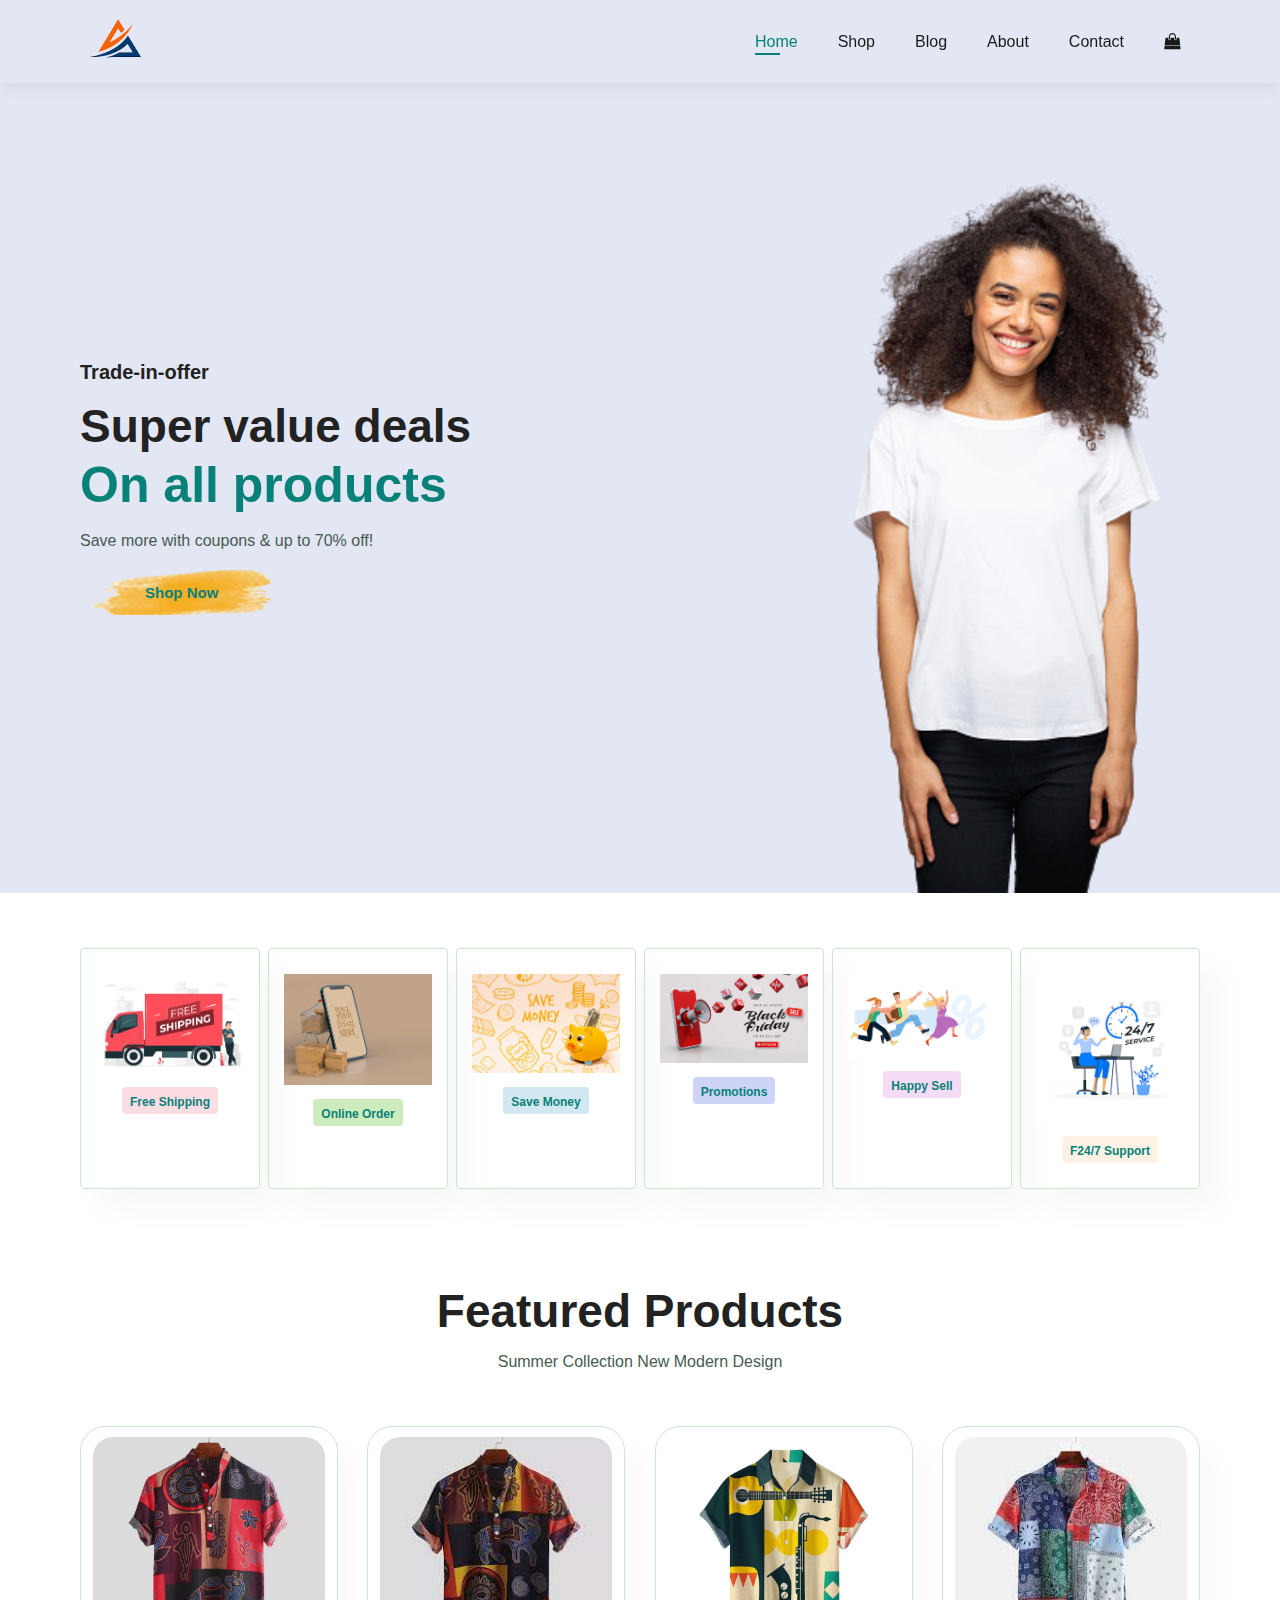
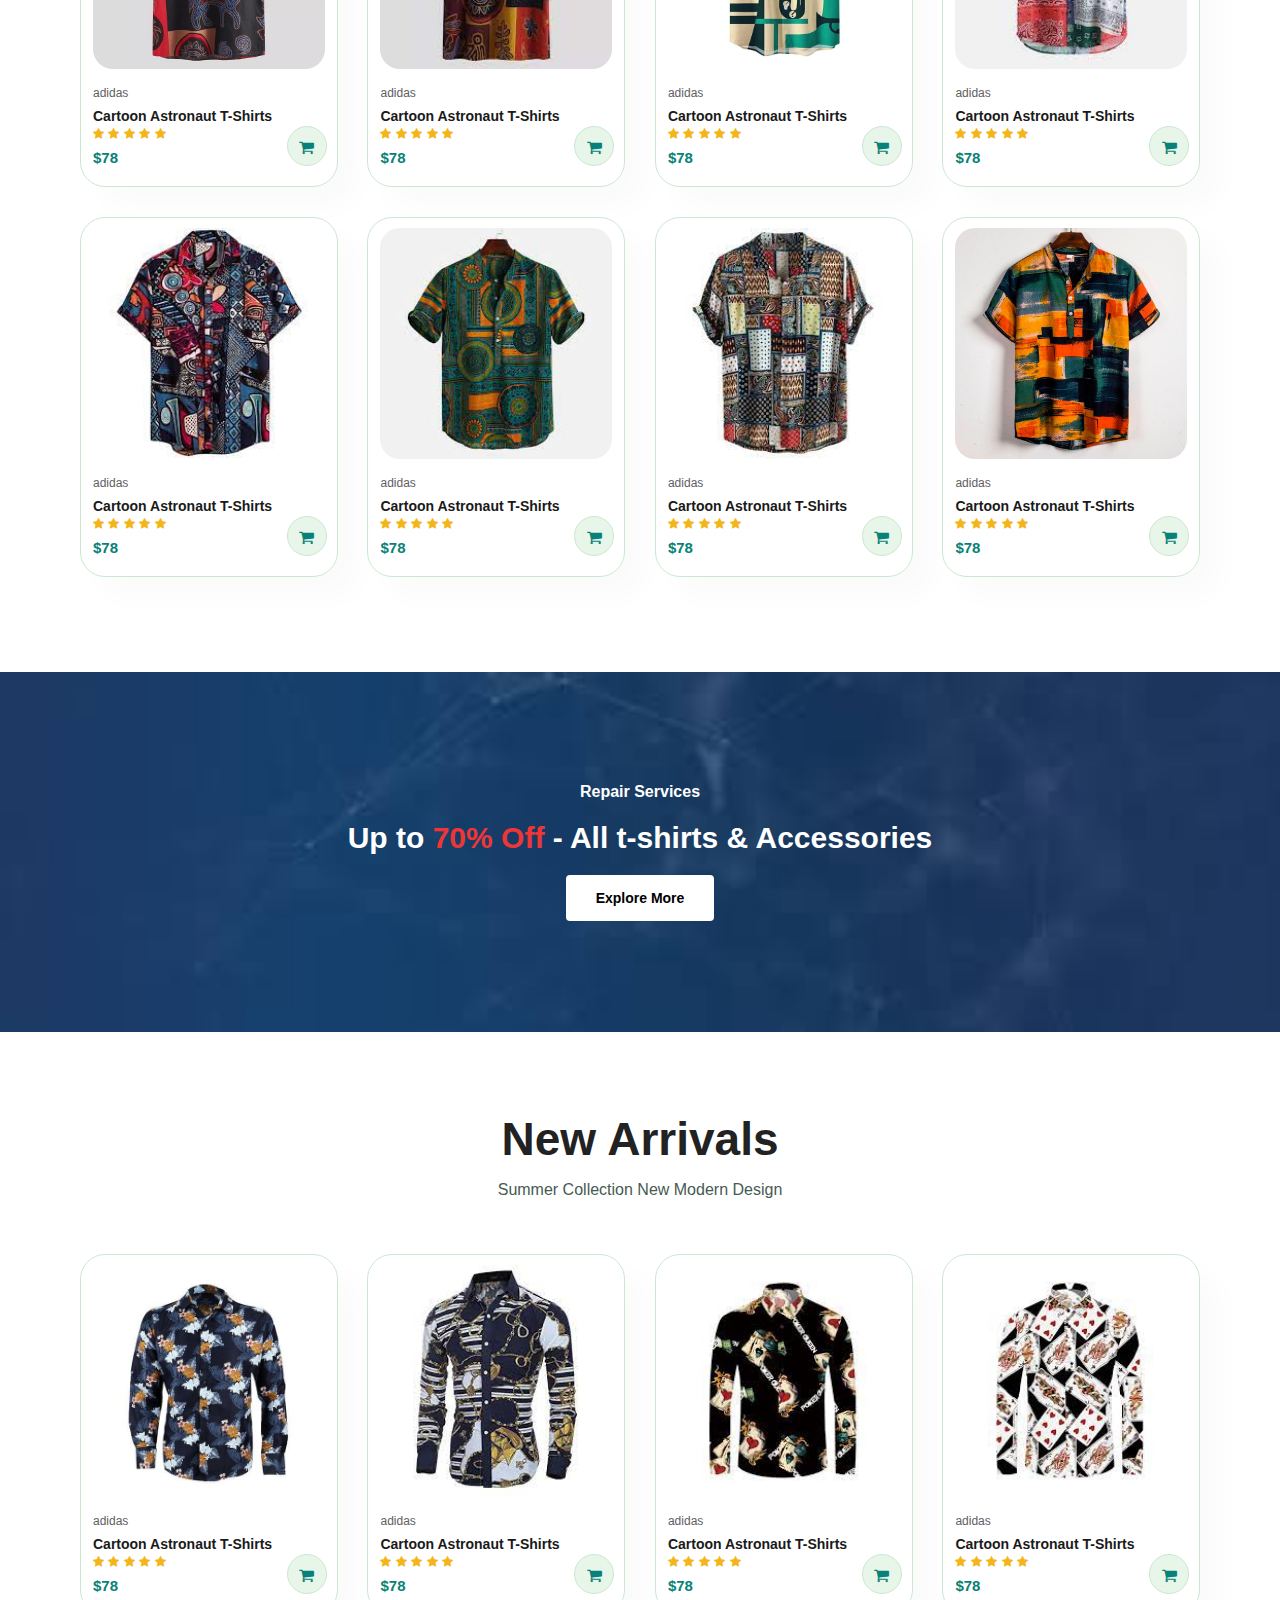
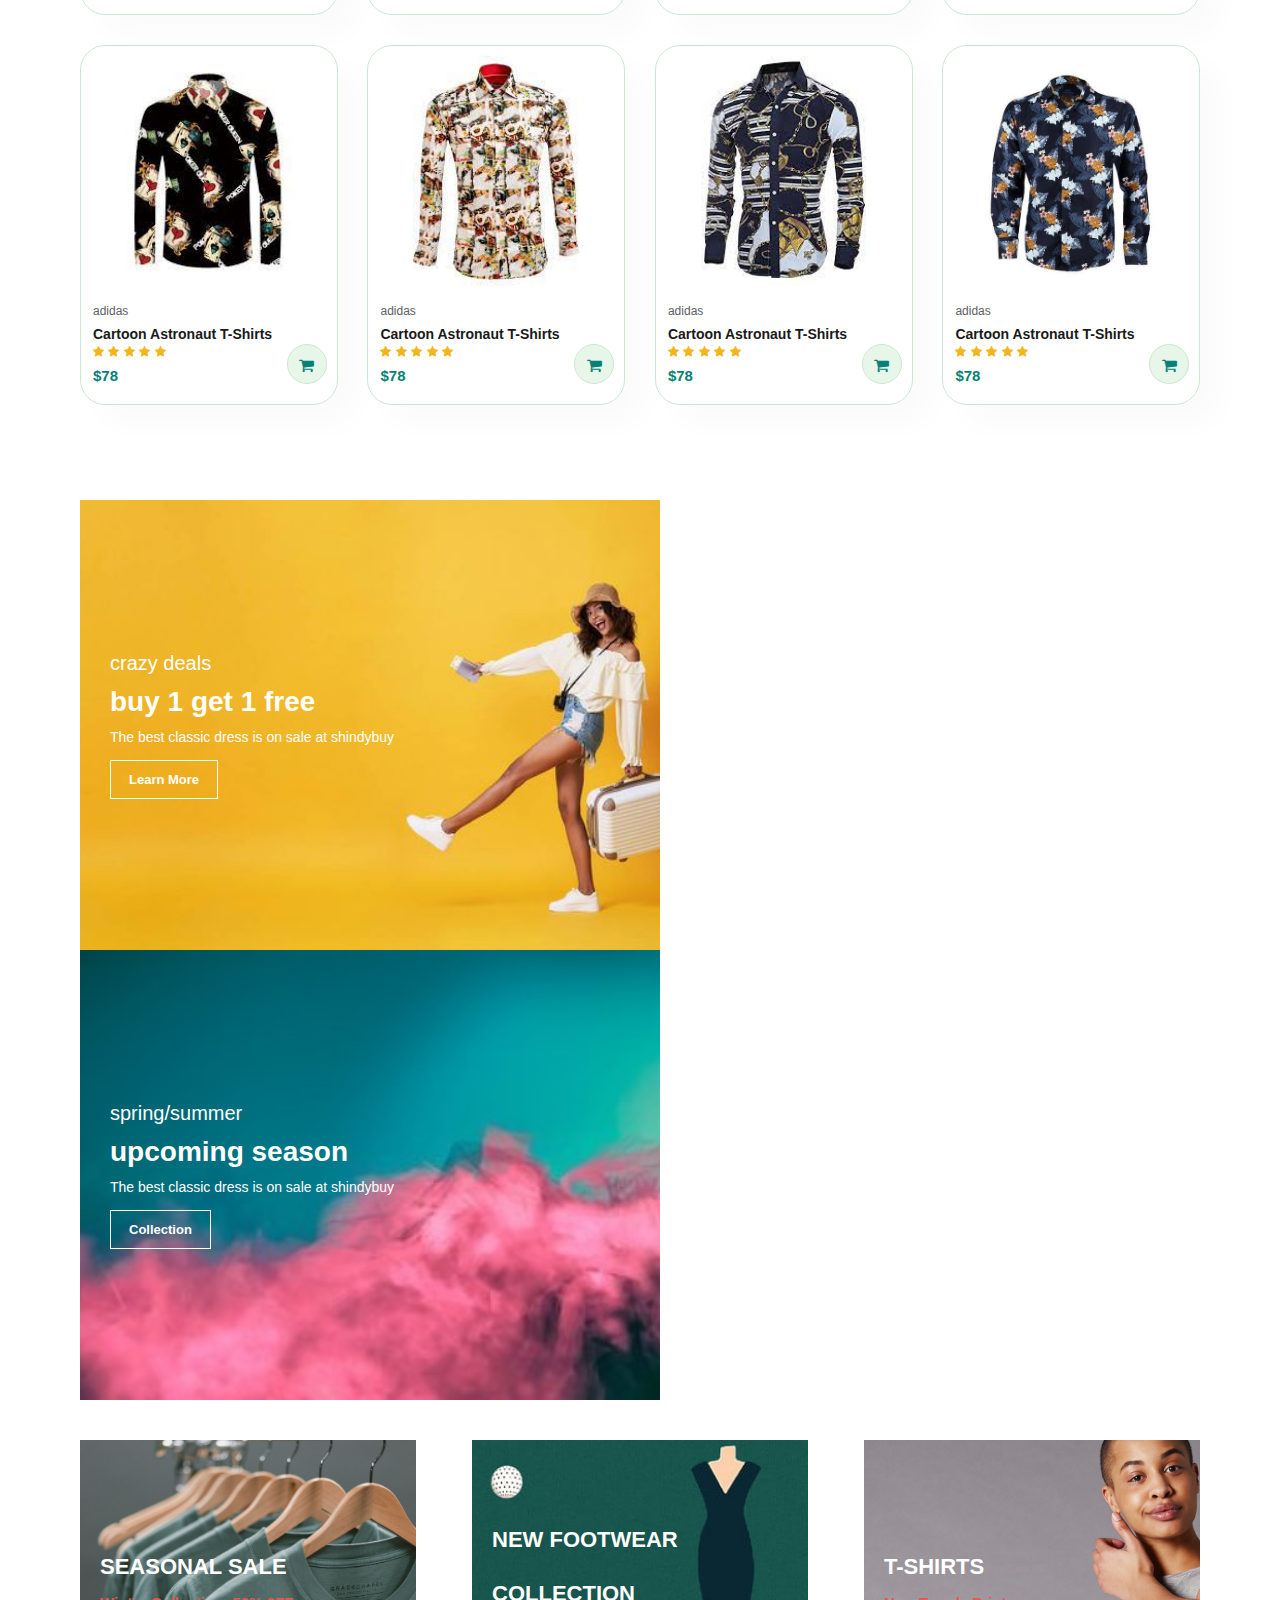
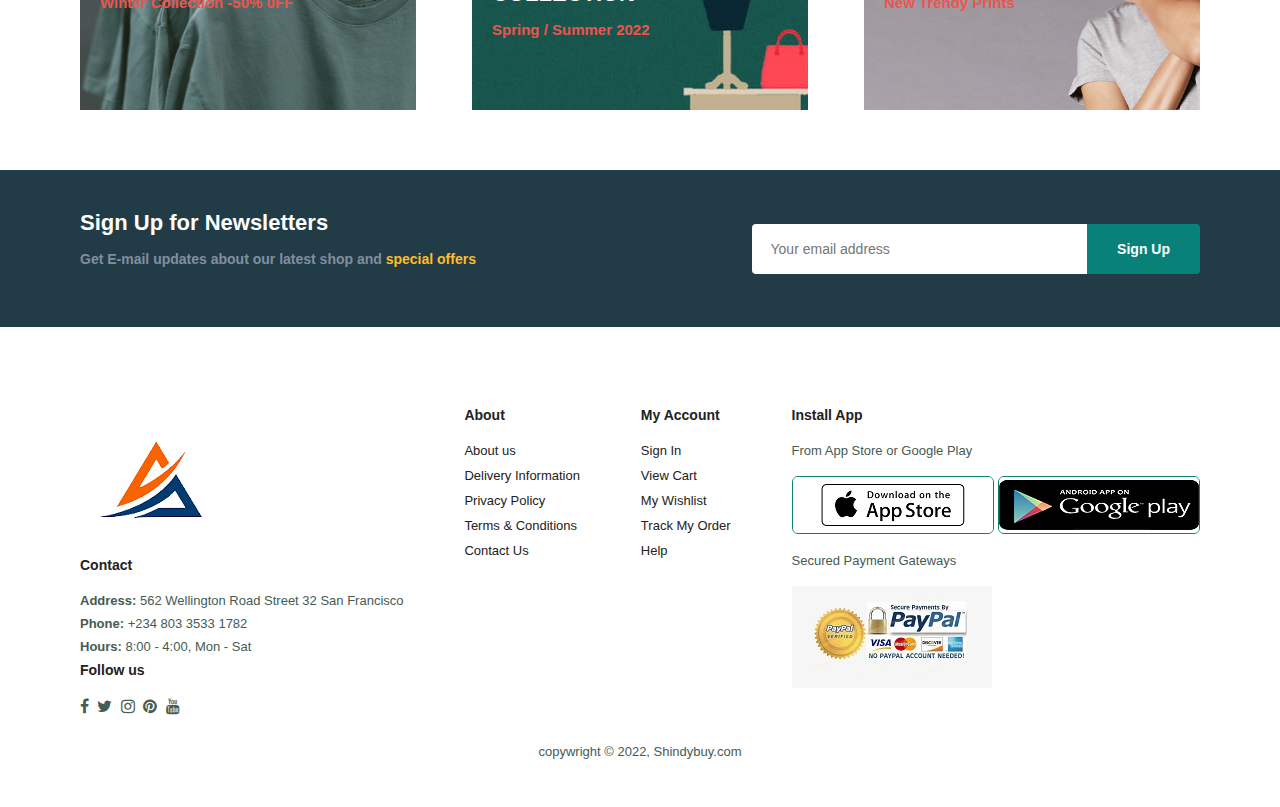
<file: index.html>
<!DOCTYPE html>
<html lang="en">
<head>
    <meta charset="UTF-8">
    <meta http-equiv="X-UA-Compatible" content="IE=edge">
    <meta name="viewport" content="width=device-width, initial-scale=1.0">
    <title>Shindybuy</title>
    <link rel="stylesheet" href="https://cdnjs.cloudflare.com/ajax/libs/font-awesome/4.7.0/css/font-awesome.min.css">
    <link rel="stylesheet" href="style.css">
</head>
<body>
    
    <section id="header">
        <a href="#"><img src="./images/logo2.png" class="logo" alt=""></a>

        <div>
            <ul id="navbar">
                <li><a class="active" href="index.html">Home</a></li>
                <li><a href="shop.html">Shop</a></li>
                <li><a href="blog.html">Blog</a></li>
                <li><a href="about.html">About</a></li>
                <li><a href="contact.html">Contact</a></li>
                <li id="lg-bag"><a href="cart.html"><i class="fa-light fa fa-shopping-bag"></i></a></li>
                <a href="#" id="close"><i class="fa fa-times"></i></a>
            </ul>
        </div>
        <div id="mobile">
            <a href="cart.html"><i class="fa-light fa fa-shopping-bag"></i></a>
            <i id="bar" class="fa fa-outdent"></i>
        </div>
    </section>

    <section id="hero">
        <h4>Trade-in-offer</h4>
        <h2>Super value deals</h2>
        <h1>On all products</h1>
        <p>Save more with coupons & up to 70% off!</p>
        <button>Shop Now</button>
    </section>

    <section id="feature" class="section-p1">
        <div class="fe-box">
            <img src="./images/free-shipping.jpg" alt="">
            <h6>Free Shipping</h6>
        </div>
        <div class="fe-box">
            <img src="./images/online-order.jpg" alt="">
            <h6>Online Order </h6>
        </div>
        <div class="fe-box">
            <img src="./images/doodle-background-with-piggy-bank-money_23-2148321128.jpg" alt="">
            <h6>Save Money</h6>
        </div>
        <div class="fe-box">
            <img src="./images/black-friday-sale-banner-template-with-3d-megaphone-out-smartphone-cubes-with-percent_106244-984.jpg" alt="">
            <h6>Promotions</h6>
        </div>
        <div class="fe-box">
            <img src="./images/discount-shopping-running-people-together_529539-111.jpg" alt="">
            <h6>Happy Sell</h6>
        </div>
        <div class="fe-box">
            <img src="./images/service-24-7-concept-illustration_114360-7720.jpg" alt="">
            <h6>F24/7 Support</h6>
        </div>
    </section>

   <section id="product1" class="section-p1">
        <h2>Featured Products</h2>
        <p>Summer Collection New Modern Design</p>
        <div class="pro-container">
            <div class="pro">
                <img src="./images/product/1.jpg" alt="">
                <div class="des">
                    <span>adidas</span>
                    <h5>Cartoon Astronaut T-Shirts</h5>
                    <div class="star">
                        <i class="fa fa-star"></i>
                        <i class="fa fa-star"></i>
                        <i class="fa fa-star"></i>
                        <i class="fa fa-star"></i>
                        <i class="fa fa-star"></i>
                    </div>
                    <h4>$78</h4>
                </div>
                <a href="#"><i class="fa fa-shopping-cart cart"></i></a>
            </div>
            <div class="pro">
                <img src="./images/product/3.jpg" alt="">
                <div class="des">
                    <span>adidas</span>
                    <h5>Cartoon Astronaut T-Shirts</h5>
                    <div class="star">
                        <i class="fa fa-star"></i>
                        <i class="fa fa-star"></i>
                        <i class="fa fa-star"></i>
                        <i class="fa fa-star"></i>
                        <i class="fa fa-star"></i>
                    </div>
                    <h4>$78</h4>
                </div>
                <a href="#"><i class="fa fa-shopping-cart cart"></i></a>
            </div>
            <div class="pro">
                <img src="./images/product/4.jpg" alt="">
                <div class="des">
                    <span>adidas</span>
                    <h5>Cartoon Astronaut T-Shirts</h5>
                    <div class="star">
                        <i class="fa fa-star"></i>
                        <i class="fa fa-star"></i>
                        <i class="fa fa-star"></i>
                        <i class="fa fa-star"></i>
                        <i class="fa fa-star"></i>
                    </div>
                    <h4>$78</h4>
                </div>
                <a href="#"><i class="fa fa-shopping-cart cart"></i></a>
            </div>
            <div class="pro">
                <img src="./images/product/5.jpg" alt="">
                <div class="des">
                    <span>adidas</span>
                    <h5>Cartoon Astronaut T-Shirts</h5>
                    <div class="star">
                        <i class="fa fa-star"></i>
                        <i class="fa fa-star"></i>
                        <i class="fa fa-star"></i>
                        <i class="fa fa-star"></i>
                        <i class="fa fa-star"></i>
                    </div>
                    <h4>$78</h4>
                </div>
                <a href="#"><i class="fa fa-shopping-cart cart"></i></a>
            </div>
            <div class="pro">
                <img src="./images/product/6.jpg" alt="">
                <div class="des">
                    <span>adidas</span>
                    <h5>Cartoon Astronaut T-Shirts</h5>
                    <div class="star">
                        <i class="fa fa-star"></i>
                        <i class="fa fa-star"></i>
                        <i class="fa fa-star"></i>
                        <i class="fa fa-star"></i>
                        <i class="fa fa-star"></i>
                    </div>
                    <h4>$78</h4>
                </div>
                <a href="#"><i class="fa fa-shopping-cart cart"></i></a>
            </div>
            <div class="pro">
                <img src="./images/product/7.jpg" alt="">
                <div class="des">
                    <span>adidas</span>
                    <h5>Cartoon Astronaut T-Shirts</h5>
                    <div class="star">
                        <i class="fa fa-star"></i>
                        <i class="fa fa-star"></i>
                        <i class="fa fa-star"></i>
                        <i class="fa fa-star"></i>
                        <i class="fa fa-star"></i>
                    </div>
                    <h4>$78</h4>
                </div>
                <a href="#"><i class="fa fa-shopping-cart cart"></i></a>
            </div>
            <div class="pro">
                <img src="./images/product/8.jpg" alt="">
                <div class="des">
                    <span>adidas</span>
                    <h5>Cartoon Astronaut T-Shirts</h5>
                    <div class="star">
                        <i class="fa fa-star"></i>
                        <i class="fa fa-star"></i>
                        <i class="fa fa-star"></i>
                        <i class="fa fa-star"></i>
                        <i class="fa fa-star"></i>
                    </div>
                    <h4>$78</h4>
                </div>
                <a href="#"><i class="fa fa-shopping-cart cart"></i></a>
            </div>
            <div class="pro">
                <img src="./images/product/9.jpg" alt="">
                <div class="des">
                    <span>adidas</span>
                    <h5>Cartoon Astronaut T-Shirts</h5>
                    <div class="star">
                        <i class="fa fa-star"></i>
                        <i class="fa fa-star"></i>
                        <i class="fa fa-star"></i>
                        <i class="fa fa-star"></i>
                        <i class="fa fa-star"></i>
                    </div>
                    <h4>$78</h4>
                </div>
                <a href="#"><i class="fa fa-shopping-cart cart"></i></a>
            </div>
        </div>
   </section>

   <section id="banner" class="section-m1" >
       <h4>Repair Services</h4>
       <h2>Up to <span>70% Off</span> - All t-shirts & Accessories</h2>
       <button class="normal">Explore More</button>
   </section>

   <section id="product1" class="section-p1">
    <h2>New Arrivals</h2>
    <p>Summer Collection New Modern Design</p>
    <div class="pro-container">
        <div class="pro">
            <img src="./images/product/n1.jpg" alt="">
            <div class="des">
                <span>adidas</span>
                <h5>Cartoon Astronaut T-Shirts</h5>
                <div class="star">
                    <i class="fa fa-star"></i>
                    <i class="fa fa-star"></i>
                    <i class="fa fa-star"></i>
                    <i class="fa fa-star"></i>
                    <i class="fa fa-star"></i>
                </div>
                <h4>$78</h4>
            </div>
            <a href="#"><i class="fa fa-shopping-cart cart"></i></a>
        </div>
        <div class="pro">
            <img src="./images/product/n10.jpeg" alt="">
            <div class="des">
                <span>adidas</span>
                <h5>Cartoon Astronaut T-Shirts</h5>
                <div class="star">
                    <i class="fa fa-star"></i>
                    <i class="fa fa-star"></i>
                    <i class="fa fa-star"></i>
                    <i class="fa fa-star"></i>
                    <i class="fa fa-star"></i>
                </div>
                <h4>$78</h4>
            </div>
            <a href="#"><i class="fa fa-shopping-cart cart"></i></a>
        </div>
        <div class="pro">
            <img src="./images/product/n6.jpeg" alt="">
            <div class="des">
                <span>adidas</span>
                <h5>Cartoon Astronaut T-Shirts</h5>
                <div class="star">
                    <i class="fa fa-star"></i>
                    <i class="fa fa-star"></i>
                    <i class="fa fa-star"></i>
                    <i class="fa fa-star"></i>
                    <i class="fa fa-star"></i>
                </div>
                <h4>$78</h4>
            </div>
            <a href="#"><i class="fa fa-shopping-cart cart"></i></a>
        </div>
        <div class="pro">
            <img src="./images/product/n7.jpeg" alt="">
            <div class="des">
                <span>adidas</span>
                <h5>Cartoon Astronaut T-Shirts</h5>
                <div class="star">
                    <i class="fa fa-star"></i>
                    <i class="fa fa-star"></i>
                    <i class="fa fa-star"></i>
                    <i class="fa fa-star"></i>
                    <i class="fa fa-star"></i>
                </div>
                <h4>$78</h4>
            </div>
            <a href="#"><i class="fa fa-shopping-cart cart"></i></a>
        </div>
        <div class="pro">
            <img src="./images/product/n6.jpeg" alt="">
            <div class="des">
                <span>adidas</span>
                <h5>Cartoon Astronaut T-Shirts</h5>
                <div class="star">
                    <i class="fa fa-star"></i>
                    <i class="fa fa-star"></i>
                    <i class="fa fa-star"></i>
                    <i class="fa fa-star"></i>
                    <i class="fa fa-star"></i>
                </div>
                <h4>$78</h4>
            </div>
            <a href="#"><i class="fa fa-shopping-cart cart"></i></a>
        </div>
        <div class="pro">
            <img src="./images/product/n11.jpeg" alt="">
            <div class="des">
                <span>adidas</span>
                <h5>Cartoon Astronaut T-Shirts</h5>
                <div class="star">
                    <i class="fa fa-star"></i>
                    <i class="fa fa-star"></i>
                    <i class="fa fa-star"></i>
                    <i class="fa fa-star"></i>
                    <i class="fa fa-star"></i>
                </div>
                <h4>$78</h4>
            </div>
            <a href="#"><i class="fa fa-shopping-cart cart"></i></a>
        </div>
        <div class="pro">
            <img src="./images/product/n10.jpeg" alt="">
            <div class="des">
                <span>adidas</span>
                <h5>Cartoon Astronaut T-Shirts</h5>
                <div class="star">
                    <i class="fa fa-star"></i>
                    <i class="fa fa-star"></i>
                    <i class="fa fa-star"></i>
                    <i class="fa fa-star"></i>
                    <i class="fa fa-star"></i>
                </div>
                <h4>$78</h4>
            </div>
            <a href="#"><i class="fa fa-shopping-cart cart"></i></a>
        </div>
        <div class="pro">
            <img src="./images/product/n1.jpg" alt="">
            <div class="des">
                <span>adidas</span>
                <h5>Cartoon Astronaut T-Shirts</h5>
                <div class="star">
                    <i class="fa fa-star"></i>
                    <i class="fa fa-star"></i>
                    <i class="fa fa-star"></i>
                    <i class="fa fa-star"></i>
                    <i class="fa fa-star"></i>
                </div>
                <h4>$78</h4>
            </div>
            <a href="#"><i class="fa fa-shopping-cart cart"></i></a>
        </div>
    </div>
    </section>

    <section id="sm-banner" class="section-p1">
        <div class="banner-box">
            <h4>crazy deals</h4>
            <h2>buy 1 get 1 free</h2>
            <span>The best classic dress is on sale at shindybuy</span>
            <button class="white">Learn More</button>
        </div>
        <div class="banner-box banner-box2">
            <h4>spring/summer</h4>
            <h2>upcoming season</h2>
            <span>The best classic dress is on sale at shindybuy</span>
            <button class="white">Collection</button>
        </div>

    </section>

    <section id="banner3">
        <div class="banner-box">
            <h2>SEASONAL SALE</h2>
            <h3>Winter Collection -50% 0FF</h3>
        </div>
        <div class="banner-box banner-box2">
            <h2>NEW FOOTWEAR COLLECTION</h2>
            <h3>Spring / Summer 2022</h3>
        </div>
        <div class="banner-box banner-box3">
            <h2>T-SHIRTS</h2>
            <h3>New Trendy Prints</h3>
        </div> 
    </section>

    <section id="newsletter" class="section-p1 section-m1" >
        <div class="newstext">
            <h4>Sign Up for Newsletters</h4>
            <p>Get E-mail updates about our latest shop and <span>special offers</span></p>
        </div>
        <div class="form">
            <input type="text" placeholder="Your email address">
            <button class="normal">Sign Up</button>
        </div>
    </section>

    <footer class="section-p1">
        <div class="col">
            <img src="./images/logo2.png" alt="">
            <h4>Contact</h4>
            <p><strong>Address:</strong> 562 Wellington Road Street 32 San Francisco</p>
            <p><strong>Phone:</strong> +234 803 3533 1782</p>
            <p><strong>Hours:</strong> 8:00 - 4:00, Mon - Sat</p>

            <div class="follow">
                <h4>Follow us</h4>
                <div class="icon">
                    <i class="fa fa-facebook"></i>
                    <i class="fa fa-twitter"></i>
                    <i class="fa fa-instagram"></i>
                    <i class="fa fa-pinterest"></i>
                    <i class="fa fa-youtube"></i>
                </div>
            </div>
        </div>

        <div class="col">
            <h4>About</h4>
            <a href="#">About us</a>
            <a href="#">Delivery Information</a>
            <a href="#">Privacy Policy</a>
            <a href="#">Terms & Conditions</a>
            <a href="#">Contact Us</a>
        </div>

        <div class="col">
            <h4>My Account</h4>
            <a href="#">Sign In</a>
            <a href="#">View Cart</a>
            <a href="#">My Wishlist</a>
            <a href="#">Track My Order</a>
            <a href="#">Help</a>
        </div>

        <div class="col install">
            <h4>Install App </h4>
            <p>From App Store or Google Play</p>
            <div class="row">
                <img src="./images/apps-716303-removebg-preview.png" alt="">
                <img src="./images/Google-Play-Store.png" alt="">
            </div>
            <p>Secured Payment Gateways</p>
            <img src="./images/payment gateways.png" alt="">
        </div>
 
        <div class="copyright">
            <p><p>copywright &copy; 2022, Shindybuy.com</p></p>
        </div>

    </footer>


    <script src="script.js"></script>
</body>
</html>
</file>
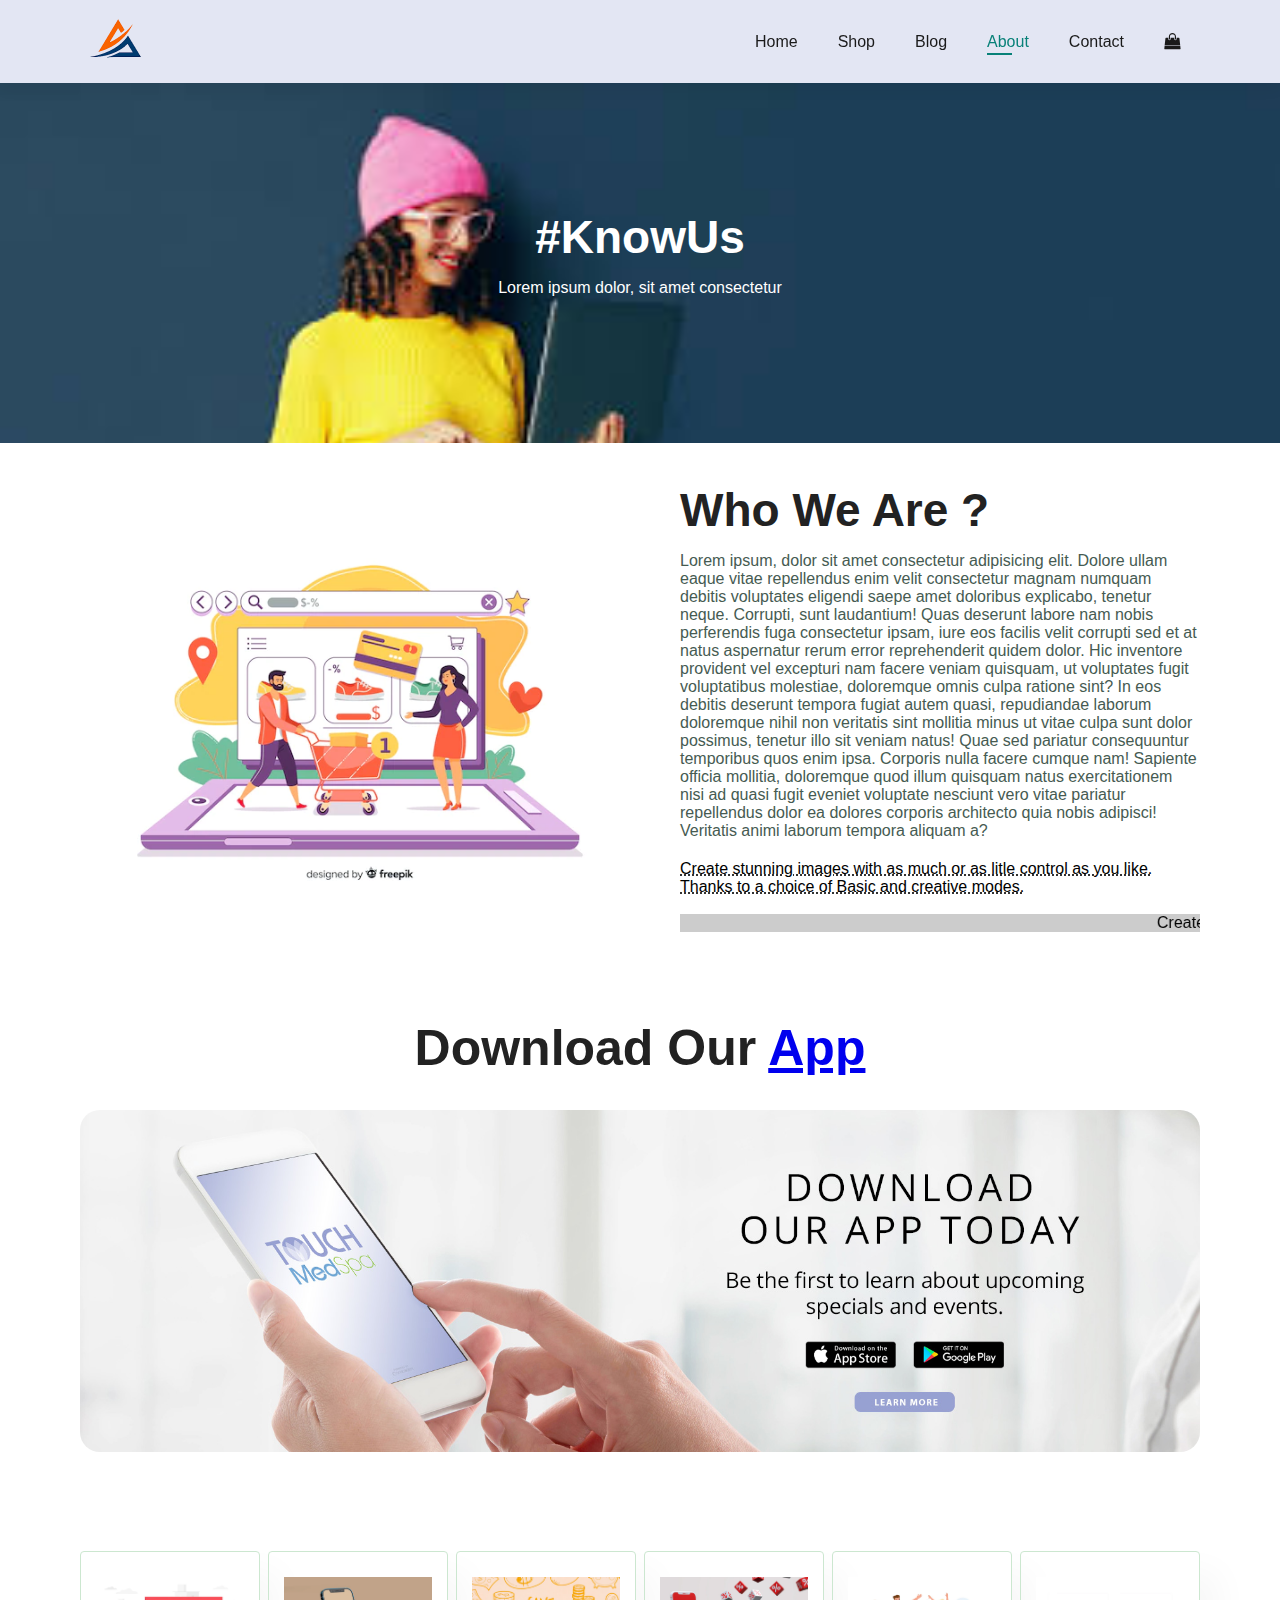
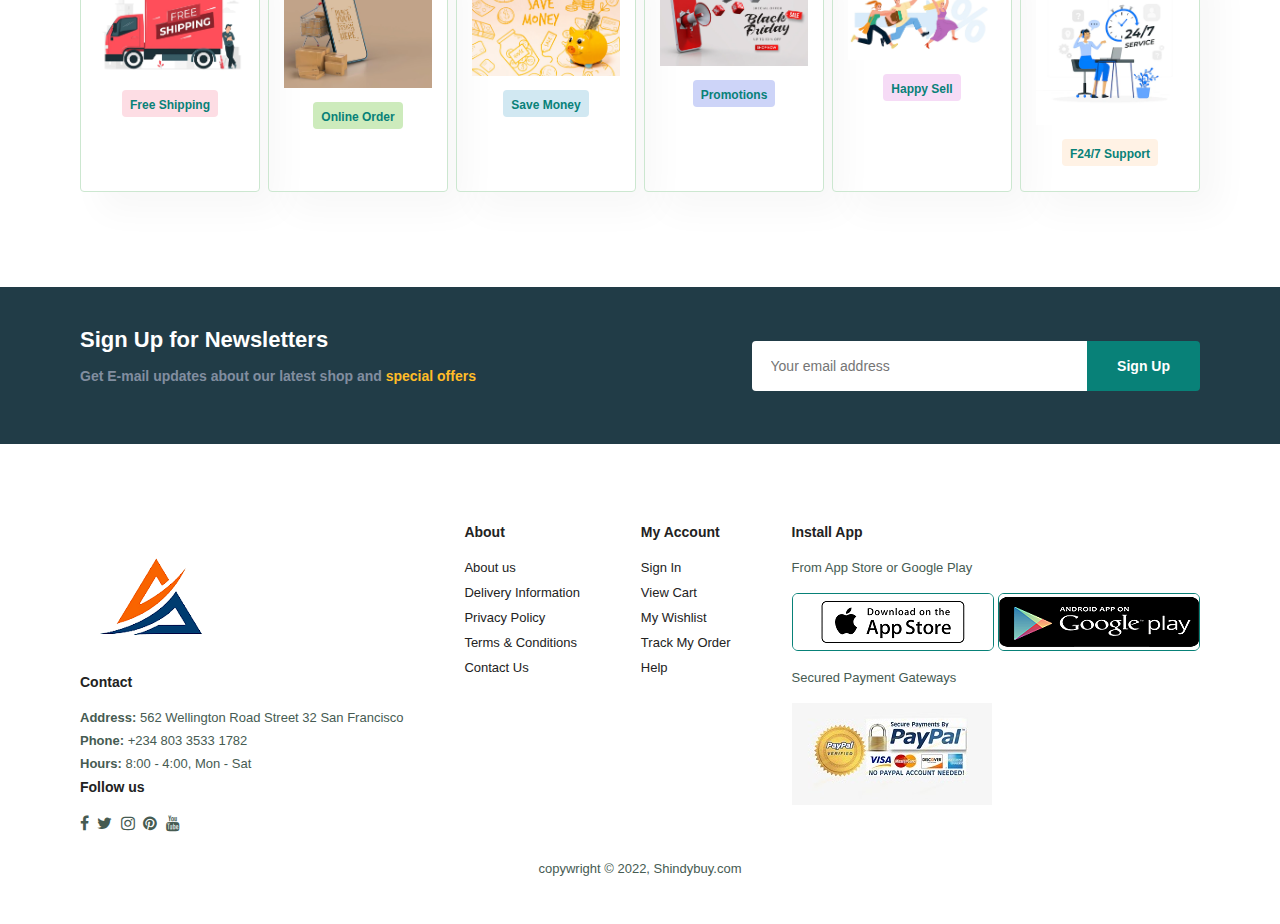
<file: about.html>
<!DOCTYPE html>
<html lang="en">
<head>
    <meta charset="UTF-8">
    <meta http-equiv="X-UA-Compatible" content="IE=edge">
    <meta name="viewport" content="width=device-width, initial-scale=1.0">
    <title>Shindybuy</title>
    <link rel="stylesheet" href="https://cdnjs.cloudflare.com/ajax/libs/font-awesome/4.7.0/css/font-awesome.min.css">
    <link rel="stylesheet" href="style.css">
</head>
<body>
    
    <section id="header">
        <a href="#"><img src="./images/logo2.png" class="logo" alt=""></a>

        <div>
            <ul id="navbar">
                <li><a href="index.html">Home</a></li>
                <li><a href="shop.html">Shop</a></li>
                <li><a href="blog.html">Blog</a></li>
                <li><a class="active"  href="about.html">About</a></li>
                <li><a href="contact.html">Contact</a></li>
                <li id="lg-bag"><a href="cart.html"><i class="fa-light fa fa-shopping-bag"></i></a></li>
                <a href="#" id="close"><i class="fa fa-times"></i></a>
            </ul>
        </div>
        <div id="mobile">
            <a href="cart.html"><i class="fa-light fa fa-shopping-bag"></i></a>
            <i id="bar" class="fa fa-outdent"></i>
        </div>
    </section>

    <section id="page-header" class="about-header">
        <h2>#KnowUs</h2>
        <p>Lorem ipsum dolor, sit amet consectetur</p>
    </section> 
    
    <section id="about-head" class="section-p1">
        <img src="./images/online-shopping-concept-landing-page_52683-22153.jpg" alt="">
        <div>
            <h2>Who We Are ?</h2>
            <p>Lorem ipsum, dolor sit amet consectetur adipisicing elit. Dolore ullam eaque vitae repellendus enim velit consectetur magnam numquam debitis voluptates eligendi saepe amet doloribus explicabo, tenetur neque. Corrupti, sunt laudantium! Quas deserunt labore nam nobis perferendis fuga consectetur ipsam, iure eos facilis velit corrupti sed et at natus aspernatur rerum error reprehenderit quidem dolor. Hic inventore provident vel excepturi nam facere veniam quisquam, ut voluptates fugit voluptatibus molestiae, doloremque omnis culpa ratione sint? In eos debitis deserunt tempora fugiat autem quasi, repudiandae laborum doloremque nihil non veritatis sint mollitia minus ut vitae culpa sunt dolor possimus, tenetur illo sit veniam natus! Quae sed pariatur consequuntur temporibus quos enim ipsa. Corporis nulla facere cumque nam! Sapiente officia mollitia, doloremque quod illum quisquam natus exercitationem nisi ad quasi fugit eveniet voluptate nesciunt vero vitae pariatur repellendus dolor ea dolores corporis architecto quia nobis adipisci! Veritatis animi laborum tempora aliquam a?</p>

            <abbr title="">Create stunning images with as much or as litle control as you like. Thanks to a choice of Basic and creative modes.</abbr>

            <br><br>
            <marquee bgcolor="#ccc" loop="-1" scrollamount="5" width="100%">Create stunning images with as much or as litle control as you like. Thanks to a choice of Basic and creative modes.</marquee>
        </div>
    </section>

    <section id="about-app" class="section-p1">
        <h1>Download Our <a href="#">App</a></h1>
        <div class="download">
            <img src="./images/download our app2.jpg" alt="">
        </div>
    </section>

    <section id="feature" class="section-p1">
        <div class="fe-box">
            <img src="./images/free-shipping.jpg" alt="">
            <h6>Free Shipping</h6>
        </div>
        <div class="fe-box">
            <img src="./images/online-order.jpg" alt="">
            <h6>Online Order </h6>
        </div>
        <div class="fe-box">
            <img src="./images/doodle-background-with-piggy-bank-money_23-2148321128.jpg" alt="">
            <h6>Save Money</h6>
        </div>
        <div class="fe-box">
            <img src="./images/black-friday-sale-banner-template-with-3d-megaphone-out-smartphone-cubes-with-percent_106244-984.jpg" alt="">
            <h6>Promotions</h6>
        </div>
        <div class="fe-box">
            <img src="./images/discount-shopping-running-people-together_529539-111.jpg" alt="">
            <h6>Happy Sell</h6>
        </div>
        <div class="fe-box">
            <img src="./images/service-24-7-concept-illustration_114360-7720.jpg" alt="">
            <h6>F24/7 Support</h6>
        </div>
    </section>

    <section id="newsletter" class="section-p1 section-m1" >
        <div class="newstext">
            <h4>Sign Up for Newsletters</h4>
            <p>Get E-mail updates about our latest shop and <span>special offers</span></p>
        </div>
        <div class="form">
            <input type="text" placeholder="Your email address">
            <button class="normal">Sign Up</button>
        </div>
    </section>

    <footer class="section-p1">
        <div class="col">
            <img src="./images/logo2.png" alt="">
            <h4>Contact</h4>
            <p><strong>Address:</strong> 562 Wellington Road Street 32 San Francisco</p>
            <p><strong>Phone:</strong> +234 803 3533 1782</p>
            <p><strong>Hours:</strong> 8:00 - 4:00, Mon - Sat</p>

            <div class="follow">
                <h4>Follow us</h4>
                <div class="icon">
                    <i class="fa fa-facebook"></i>
                    <i class="fa fa-twitter"></i>
                    <i class="fa fa-instagram"></i>
                    <i class="fa fa-pinterest"></i>
                    <i class="fa fa-youtube"></i>
                </div>
            </div>
        </div>

        <div class="col">
            <h4>About</h4>
            <a href="#">About us</a>
            <a href="#">Delivery Information</a>
            <a href="#">Privacy Policy</a>
            <a href="#">Terms & Conditions</a>
            <a href="#">Contact Us</a>
        </div>

        <div class="col">
            <h4>My Account</h4>
            <a href="#">Sign In</a>
            <a href="#">View Cart</a>
            <a href="#">My Wishlist</a>
            <a href="#">Track My Order</a>
            <a href="#">Help</a>
        </div>

        <div class="col install">
            <h4>Install App </h4>
            <p>From App Store or Google Play</p>
            <div class="row">
                <img src="./images/apps-716303-removebg-preview.png" alt="">
                <img src="./images/Google-Play-Store.png" alt="">
            </div>
            <p>Secured Payment Gateways</p>
            <img src="./images/payment gateways.png" alt="">
        </div>
 
        <div class="copyright">
            <p><p>copywright &copy; 2022, Shindybuy.com</p></p>
        </div>

    </footer>


    <script src="script.js"></script>
</body>
</html>
</file>
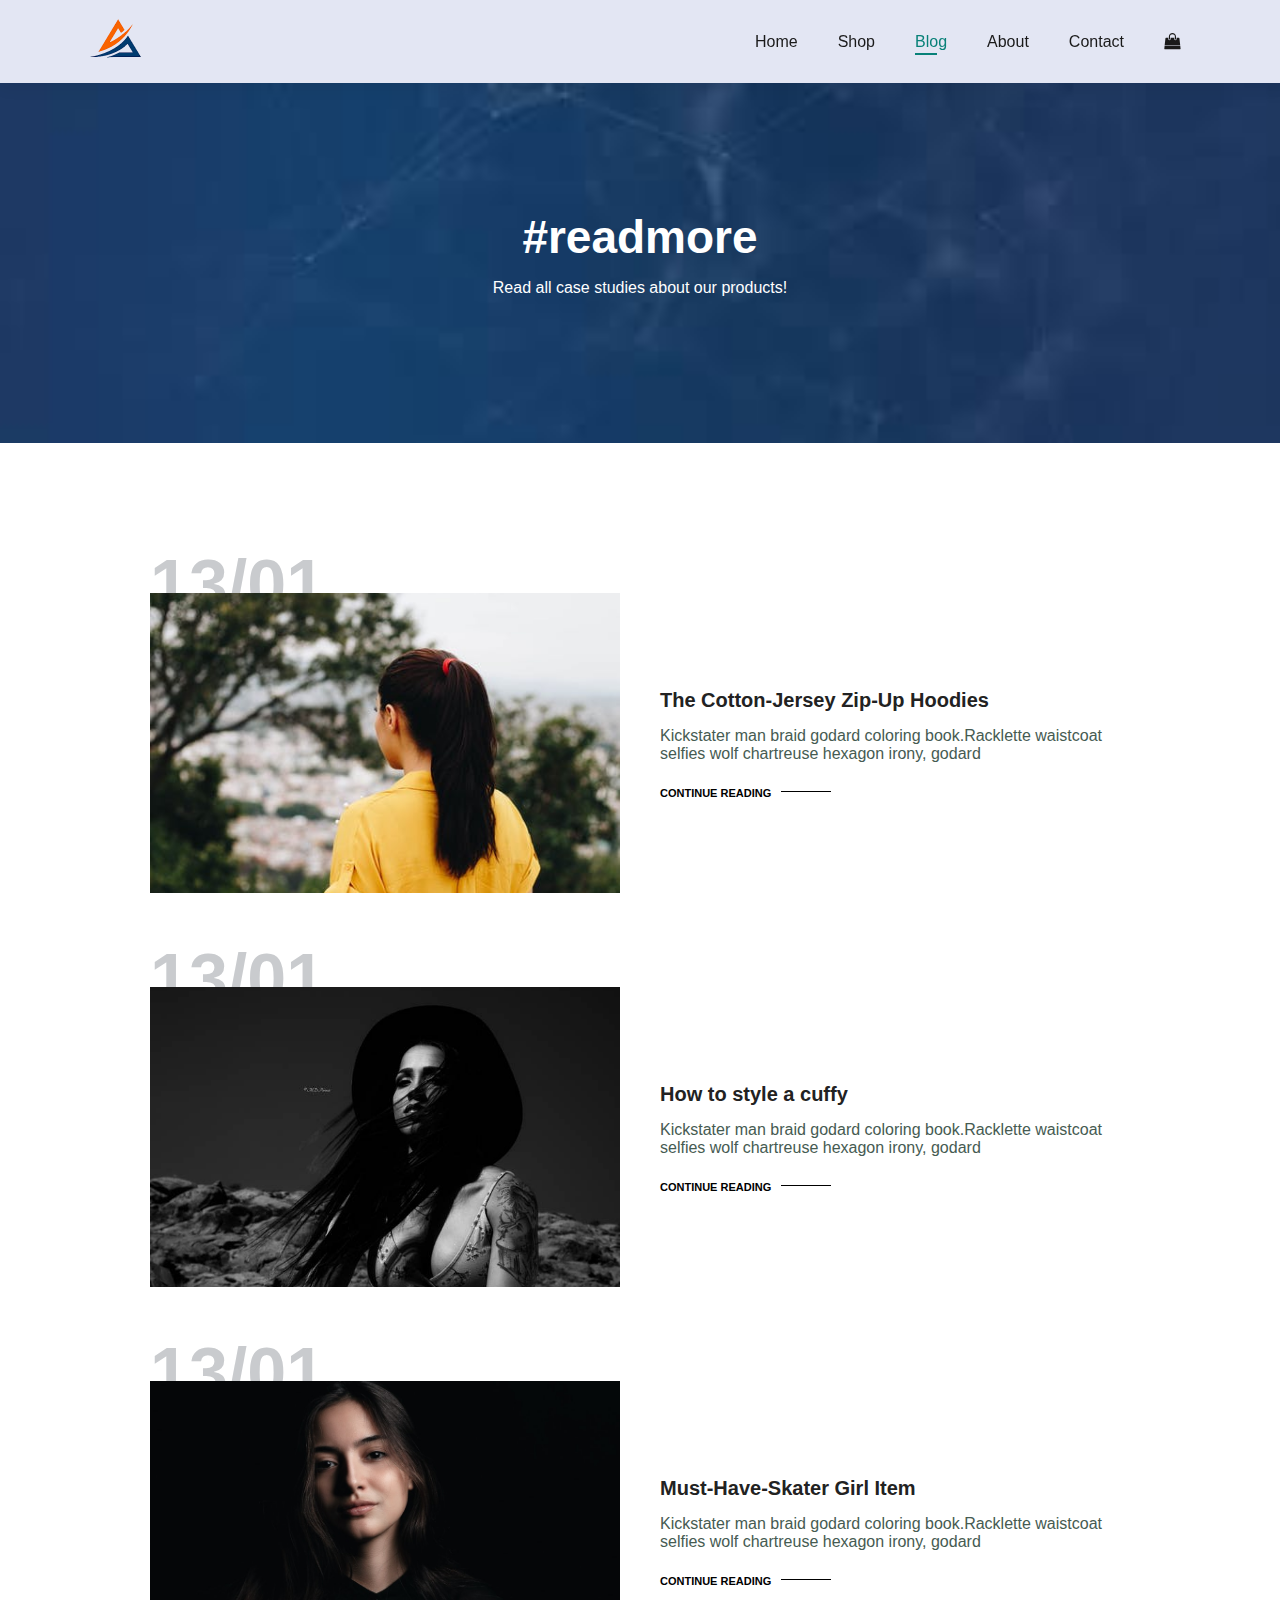
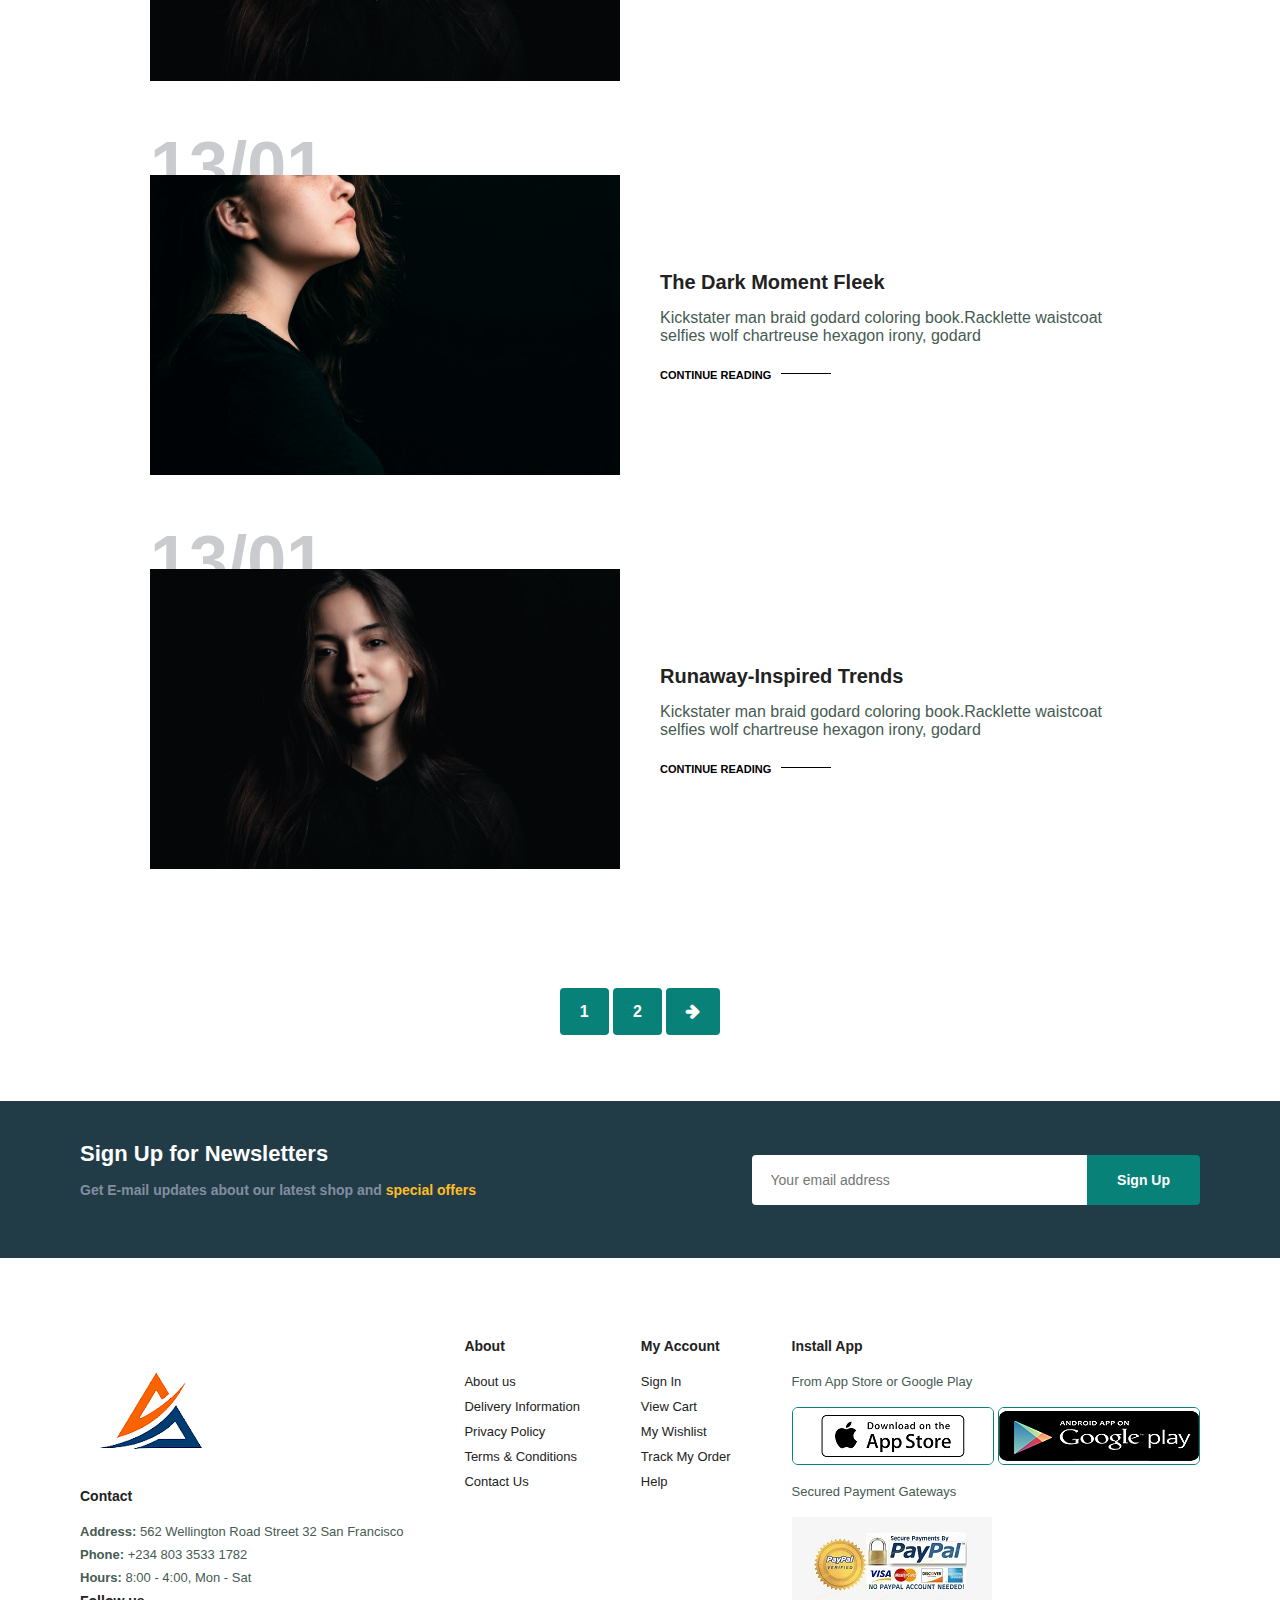
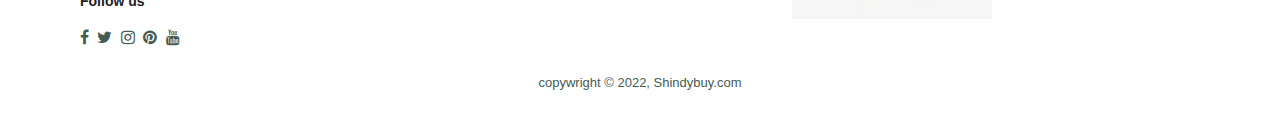
<file: blog.html>
<!DOCTYPE html>
<html lang="en">
<head>
    <meta charset="UTF-8">
    <meta http-equiv="X-UA-Compatible" content="IE=edge">
    <meta name="viewport" content="width=device-width, initial-scale=1.0">
    <title>Shindybuy</title>
    <link rel="stylesheet" href="https://cdnjs.cloudflare.com/ajax/libs/font-awesome/4.7.0/css/font-awesome.min.css">
    <link rel="stylesheet" href="style.css">
</head>
<body>
    
    <section id="header">
        <a href="#"><img src="./images/logo2.png" class="logo" alt=""></a>

        <div>
            <ul id="navbar">
                <li><a  href="index.html">Home</a></li>
                <li><a href="shop.html">Shop</a></li>
                <li><a  class="active" href="blog.html">Blog</a></li>
                <li><a href="about.html">About</a></li>
                <li><a href="contact.html">Contact</a></li>
                <li id="lg-bag"><a href="cart.html"><i class="fa-light fa fa-shopping-bag"></i></a></li>
                <a href="#" id="close"><i class="fa fa-times"></i></a>
            </ul>
        </div>
        <div id="mobile">
            <a href="cart.html"><i class="fa-light fa fa-shopping-bag"></i></a>
            <i id="bar" class="fa fa-outdent"></i>
        </div>
    </section>

    <section id="page-header" class="blog-header">
        <h2>#readmore</h2>
        <p>Read all case studies about our products!</p>
    </section> 

    <section id="blog">
        <div class="blog-box">
            <div class="blog-img">
                <img src="./images/blog1.jpeg " alt="">
            </div>
            <div class="blog-details">
                <h4>The Cotton-Jersey Zip-Up Hoodies</h4>
                <p>Kickstater man braid godard coloring book.Racklette 
                    waistcoat selfies wolf chartreuse hexagon irony, godard</p>
                <a href="#">CONTINUE READING</a>
            </div>
            <h1>13/01</h1>
        </div>
        <div class="blog-box">
            <div class="blog-img">
                <img src="./images/blog2.jpg " alt="">
            </div>
            <div class="blog-details">
                <h4>How to style a cuffy</h4>
                <p>Kickstater man braid godard coloring book.Racklette 
                    waistcoat selfies wolf chartreuse hexagon irony, godard</p>
                <a href="#">CONTINUE READING</a>
            </div>
            <h1>13/01</h1>
        </div>
        <div class="blog-box">
            <div class="blog-img">
                <img src="./images/blog5.jpeg " alt="">
            </div>
            <div class="blog-details">
                <h4>Must-Have-Skater Girl Item</h4>
                <p>Kickstater man braid godard coloring book.Racklette 
                    waistcoat selfies wolf chartreuse hexagon irony, godard</p>
                <a href="#">CONTINUE READING</a>
            </div>
            <h1>13/01</h1>
        </div>
        <div class="blog-box">
            <div class="blog-img">
                <img src="./images/blog4.jpeg " alt="">
            </div>
            <div class="blog-details">
                <h4>The Dark Moment Fleek</h4>
                <p>Kickstater man braid godard coloring book.Racklette 
                    waistcoat selfies wolf chartreuse hexagon irony, godard</p>
                <a href="#">CONTINUE READING</a>
            </div>
            <h1>13/01</h1>
        </div>
        <div class="blog-box">
            <div class="blog-img">
                <img src="./images/blog5.jpeg " alt="">
            </div>
            <div class="blog-details">
                <h4>Runaway-Inspired Trends</h4>
                <p>Kickstater man braid godard coloring book.Racklette 
                    waistcoat selfies wolf chartreuse hexagon irony, godard</p>
                <a href="#">CONTINUE READING</a>
            </div>
            <h1>13/01</h1>
        </div>
    </section>
    


    <section id="pagination" class="section-p1">
        <a href="#">1</a>
        <a href="#">2</a>
        <a href="#"><i class="fa fa-arrow-right"></i></i></a>
    </section>

    <section id="newsletter" class="section-p1 section-m1" >
        <div class="newstext">
            <h4>Sign Up for Newsletters</h4>
            <p>Get E-mail updates about our latest shop and <span>special offers</span></p>
        </div>
        <div class="form">
            <input type="text" placeholder="Your email address">
            <button class="normal">Sign Up</button>
        </div>
    </section>

    <footer class="section-p1">
        <div class="col">
            <img src="./images/logo2.png" alt="">
            <h4>Contact</h4>
            <p><strong>Address:</strong> 562 Wellington Road Street 32 San Francisco</p>
            <p><strong>Phone:</strong> +234 803 3533 1782</p>
            <p><strong>Hours:</strong> 8:00 - 4:00, Mon - Sat</p>

            <div class="follow">
                <h4>Follow us</h4>
                <div class="icon">
                    <i class="fa fa-facebook"></i>
                    <i class="fa fa-twitter"></i>
                    <i class="fa fa-instagram"></i>
                    <i class="fa fa-pinterest"></i>
                    <i class="fa fa-youtube"></i>
                </div>
            </div>
        </div>

        <div class="col">
            <h4>About</h4>
            <a href="#">About us</a>
            <a href="#">Delivery Information</a>
            <a href="#">Privacy Policy</a>
            <a href="#">Terms & Conditions</a>
            <a href="#">Contact Us</a>
        </div>

        <div class="col">
            <h4>My Account</h4>
            <a href="#">Sign In</a>
            <a href="#">View Cart</a>
            <a href="#">My Wishlist</a>
            <a href="#">Track My Order</a>
            <a href="#">Help</a>
        </div>

        <div class="col install">
            <h4>Install App </h4>
            <p>From App Store or Google Play</p>
            <div class="row">
                <img src="./images/apps-716303-removebg-preview.png" alt="">
                <img src="./images/Google-Play-Store.png" alt="">
            </div>
            <p>Secured Payment Gateways</p>
            <img src="./images/payment gateways.png" alt="">
        </div>
 
        <div class="copyright">
            <p><p>copywright &copy; 2022, Shindybuy.com</p></p>
        </div>

    </footer>


    <script src="script.js"></script>
</body>
</html>
</file>
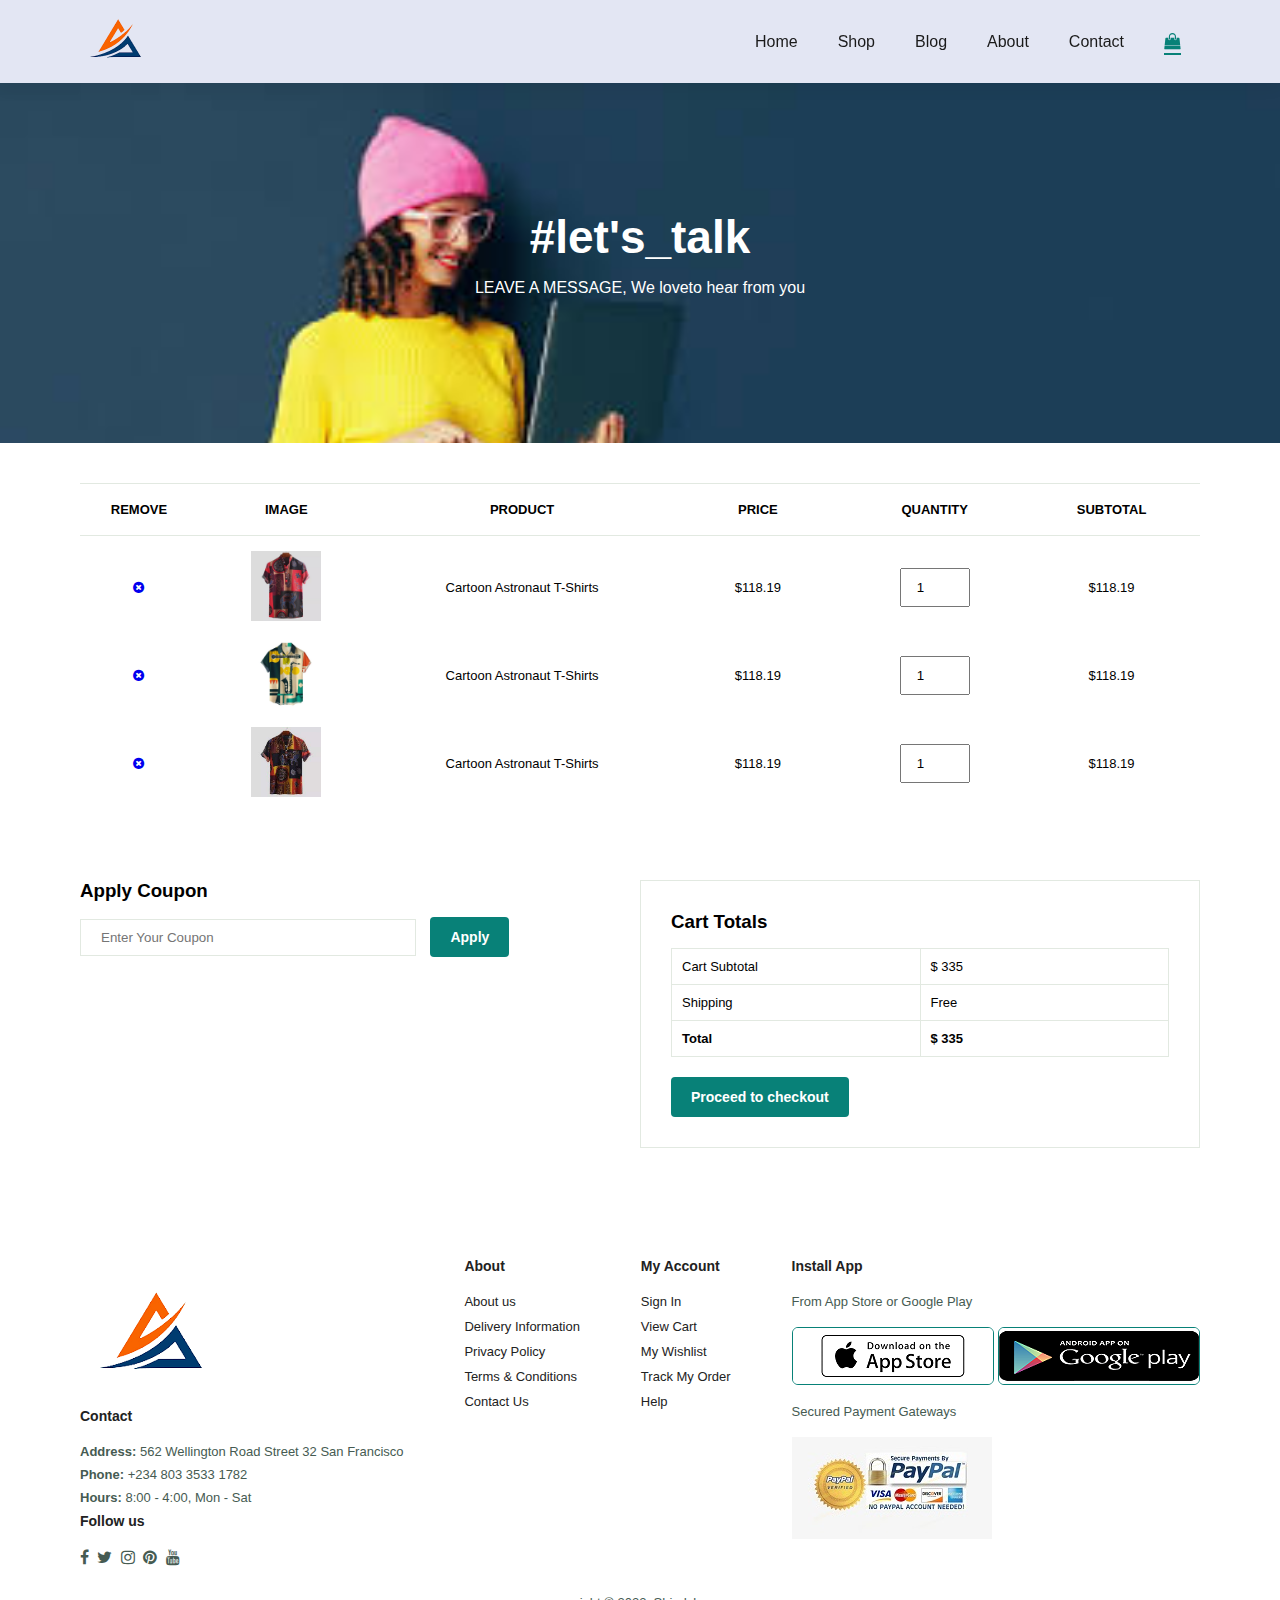
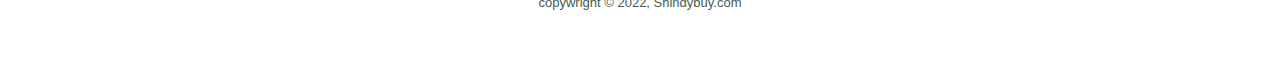
<file: cart.html>
<!DOCTYPE html>
<html lang="en">
<head>
    <meta charset="UTF-8">
    <meta http-equiv="X-UA-Compatible" content="IE=edge">
    <meta name="viewport" content="width=device-width, initial-scale=1.0">
    <title>Shindybuy</title>
    <link rel="stylesheet" href="https://cdnjs.cloudflare.com/ajax/libs/font-awesome/4.7.0/css/font-awesome.min.css">
    <link rel="stylesheet" href="style.css">
</head>
<body>
    
    <section id="header">
        <a href="#"><img src="./images/logo2.png" class="logo" alt=""></a>

        <div>
            <ul id="navbar">
                <li><a href="index.html">Home</a></li>
                <li><a href="shop.html">Shop</a></li>
                <li><a href="blog.html">Blog</a></li>
                <li><a href="about.html">About</a></li>
                <li><a href="contact.html">Contact</a></li>
                <li id="lg-bag"><a class="active"   href="cart.html"><i class="fa-light fa fa-shopping-bag"></i></a></li>
                <a href="#" id="close"><i class="fa fa-times"></i></a>
            </ul>
        </div>
        <div id="mobile">
            <a href="cart.html"><i class="fa-light fa fa-shopping-bag"></i></a>
            <i id="bar" class="fa fa-outdent"></i>
        </div>
    </section>

    <section id="page-header" class="about-header">
        <h2>#let's_talk</h2>
        <p>LEAVE A MESSAGE, We loveto hear from you</p>
    </section>

    <section id="cart" class="section-p1">
        <table width="100%">
            <thead>
                <tr>
                    <td>Remove</td>
                    <td>Image</td>
                    <td>Product</td>
                    <td>Price</td>
                    <td>Quantity</td>
                    <td>Subtotal</td>
                </tr>
            </thead>
            <tbody>
                <tr>
                    <td><a href="#"><i class="fa fa-times-circle"></i></a></td>
                    <td><img src="./images/product/1.jpg" alt=""></td>
                    <td>Cartoon Astronaut T-Shirts</td>
                    <td>$118.19</td>
                    <td><input type="number" value="1"></td>
                    <td>$118.19</td>
                </tr>
                <tr>
                    <td><a href="#"><i class="fa fa-times-circle"></i></a></td>
                    <td><img src="./images/product/4.jpg" alt=""></td>
                    <td>Cartoon Astronaut T-Shirts</td>
                    <td>$118.19</td>
                    <td><input type="number" value="1"></td>
                    <td>$118.19</td>
                </tr>
                <tr>
                    <td><a href="#"><i class="fa fa-times-circle"></i></a></td>
                    <td><img src="./images/product/3.jpg" alt=""></td>
                    <td>Cartoon Astronaut T-Shirts</td>
                    <td>$118.19</td>
                    <td><input type="number" value="1"></td>
                    <td>$118.19</td>
                </tr>
            </tbody>

        </table>
    </section>

    <section id="cart-add" class="section-p1">
        <div id="coupon">
            <h3>Apply Coupon</h3>
            <div>
                <input type="text" placeholder="Enter Your Coupon">
                <button class="normal">Apply</button>
            </div>
        </div>

        <div id="subtotal">
            <h3>Cart Totals</h3>
            <table>
                <tr>
                    <td>Cart Subtotal</td>
                    <td>$ 335</td>
                </tr>
                <tr>
                    <td>Shipping</td>
                    <td>Free</td>
                </tr>
                <tr>
                    <td><strong>Total</strong></td>
                    <td><strong>$ 335</strong></td>
                </tr>
            </table>
            <button class="normal">Proceed to checkout</button>
        </div>

    </section>

    <footer class="section-p1">
        <div class="col">
            <img src="./images/logo2.png" alt="">
            <h4>Contact</h4>
            <p><strong>Address:</strong> 562 Wellington Road Street 32 San Francisco</p>
            <p><strong>Phone:</strong> +234 803 3533 1782</p>
            <p><strong>Hours:</strong> 8:00 - 4:00, Mon - Sat</p>

            <div class="follow">
                <h4>Follow us</h4>
                <div class="icon">
                    <i class="fa fa-facebook"></i>
                    <i class="fa fa-twitter"></i>
                    <i class="fa fa-instagram"></i>
                    <i class="fa fa-pinterest"></i>
                    <i class="fa fa-youtube"></i>
                </div>
            </div>
        </div>

        <div class="col">
            <h4>About</h4>
            <a href="#">About us</a>
            <a href="#">Delivery Information</a>
            <a href="#">Privacy Policy</a>
            <a href="#">Terms & Conditions</a>
            <a href="#">Contact Us</a>
        </div>

        <div class="col">
            <h4>My Account</h4>
            <a href="#">Sign In</a>
            <a href="#">View Cart</a>
            <a href="#">My Wishlist</a>
            <a href="#">Track My Order</a>
            <a href="#">Help</a>
        </div>

        <div class="col install">
            <h4>Install App </h4>
            <p>From App Store or Google Play</p>
            <div class="row">
                <img src="./images/apps-716303-removebg-preview.png" alt="">
                <img src="./images/Google-Play-Store.png" alt="">
            </div>
            <p>Secured Payment Gateways</p>
            <img src="./images/payment gateways.png" alt="">
        </div>
 
        <div class="copyright">
            <p><p>copywright &copy; 2022, Shindybuy.com</p></p>
        </div>

    </footer>


    <script src="script.js"></script>
</body>
</html>
</file>
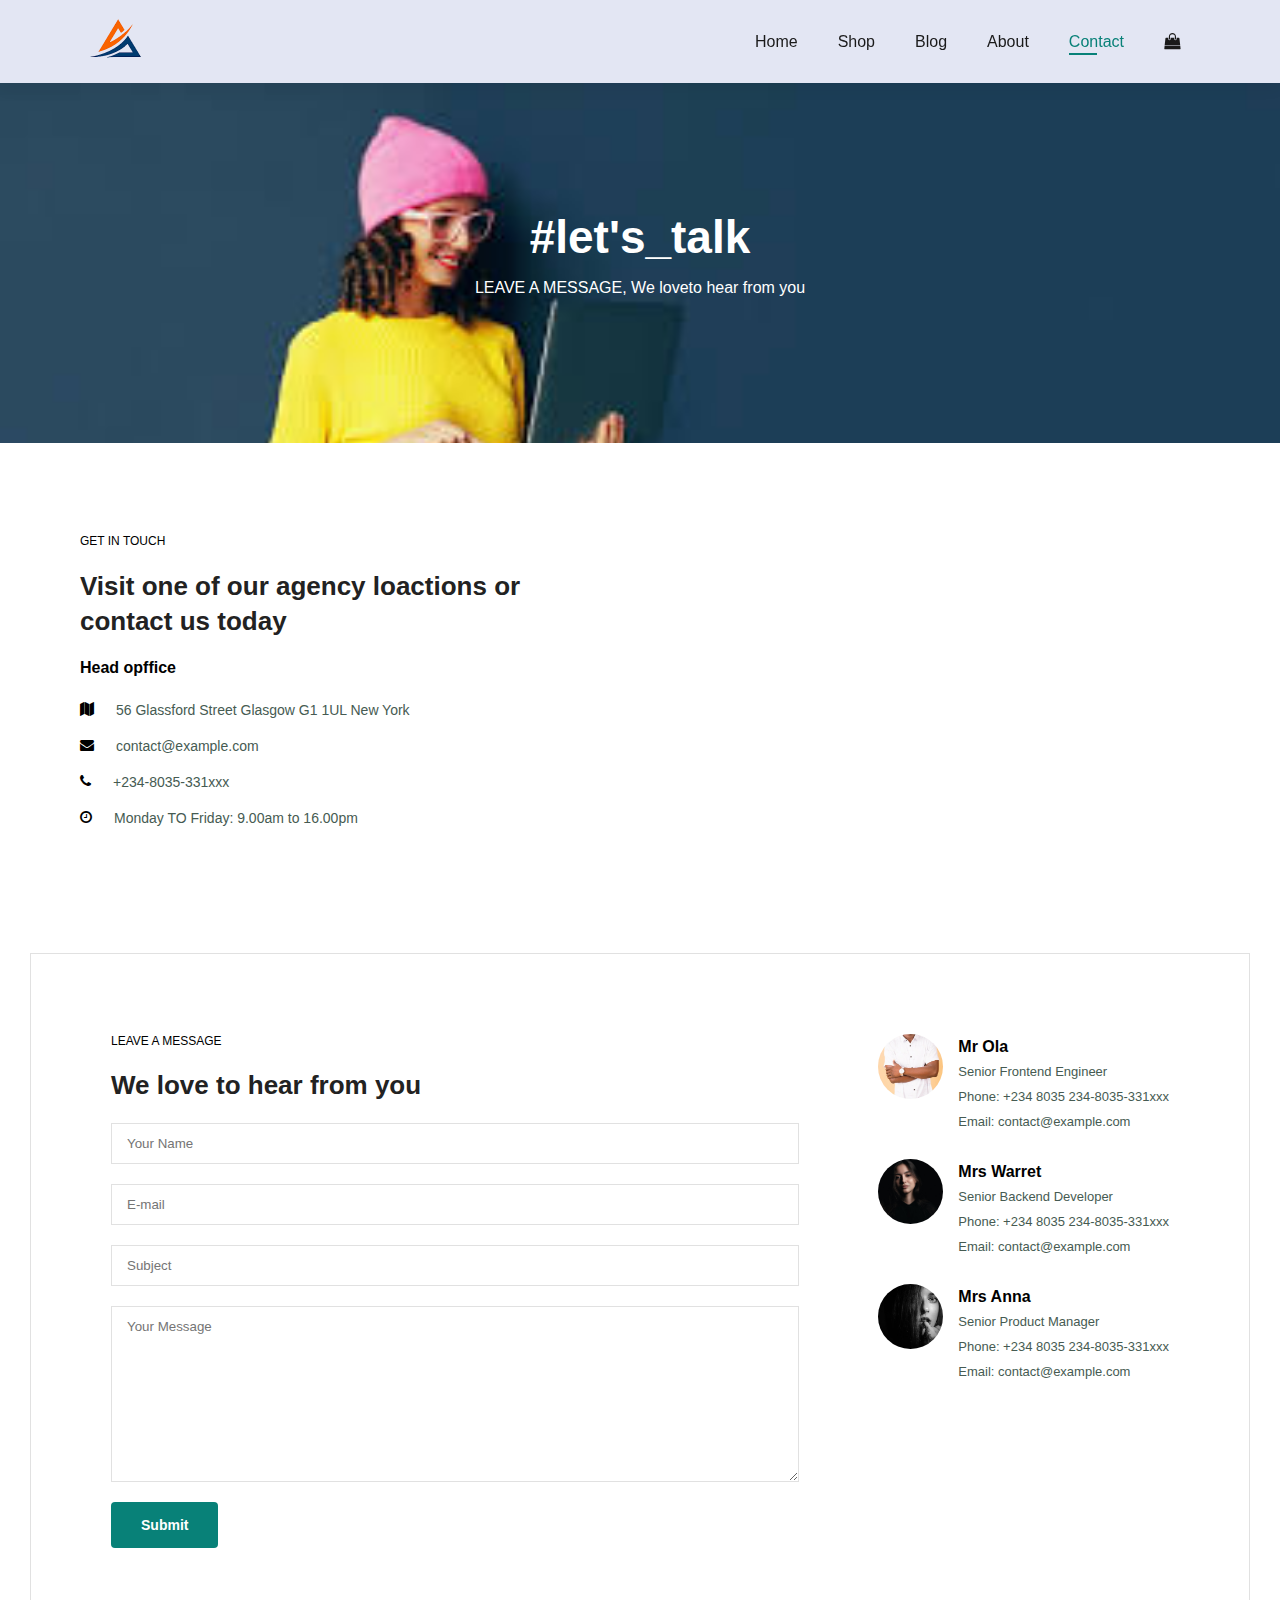
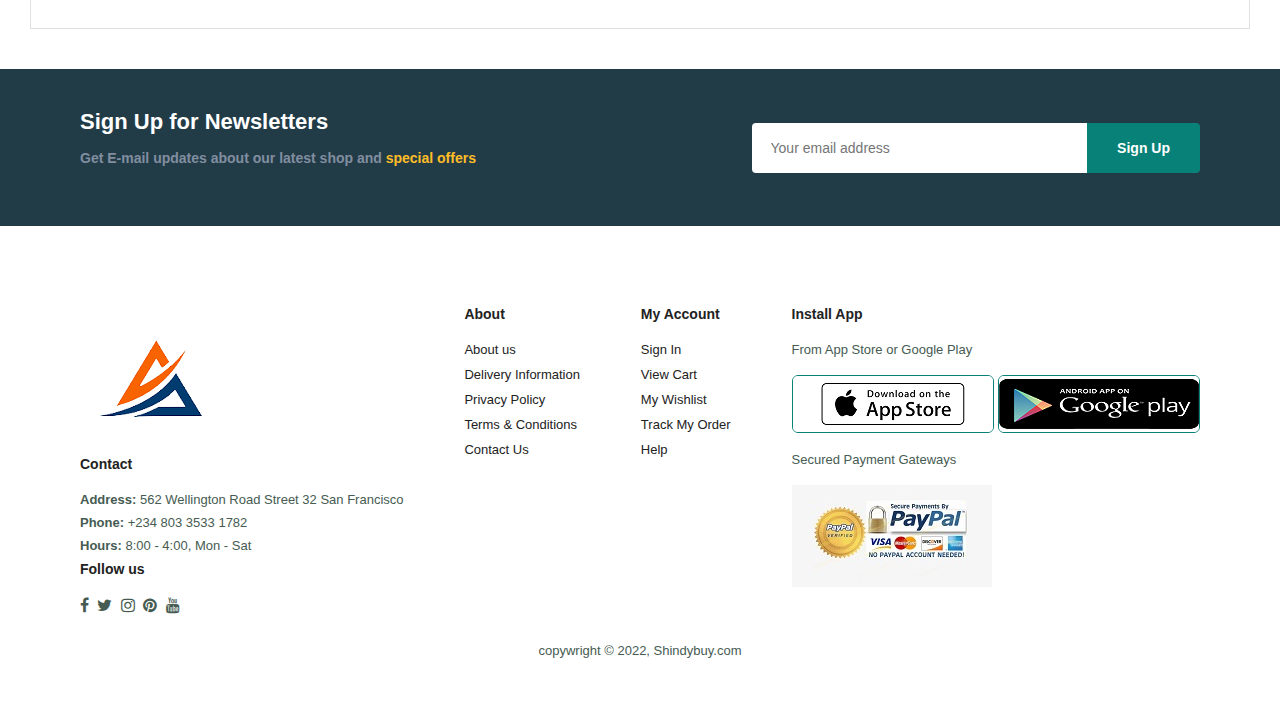
<file: contact.html>
<!DOCTYPE html>
<html lang="en">
<head>
    <meta charset="UTF-8">
    <meta http-equiv="X-UA-Compatible" content="IE=edge">
    <meta name="viewport" content="width=device-width, initial-scale=1.0">
    <title>Shindybuy</title>
    <link rel="stylesheet" href="https://cdnjs.cloudflare.com/ajax/libs/font-awesome/4.7.0/css/font-awesome.min.css">
    <link rel="stylesheet" href="style.css">
</head>
<body>
    
    <section id="header">
        <a href="#"><img src="./images/logo2.png" class="logo" alt=""></a>

        <div>
            <ul id="navbar">
                <li><a href="index.html">Home</a></li>
                <li><a href="shop.html">Shop</a></li>
                <li><a href="blog.html">Blog</a></li>
                <li><a href="about.html">About</a></li>
                <li><a class="active"  href="contact.html">Contact</a></li>
                <li id="lg-bag"><a href="cart.html"><i class="fa-light fa fa-shopping-bag"></i></a></li>
                <a href="#" id="close"><i class="fa fa-times"></i></a>
            </ul>
        </div>
        <div id="mobile">
            <a href="cart.html"><i class="fa-light fa fa-shopping-bag"></i></a>
            <i id="bar" class="fa fa-outdent"></i>
        </div>
    </section>

    <section id="page-header" class="about-header">
        <h2>#let's_talk</h2>
        <p>LEAVE A MESSAGE, We loveto hear from you</p>
    </section> 
    
    <section id="contact-details" class="section-p1" >
        <div class="details">
            <span>GET IN TOUCH</span>
            <h2>Visit one of our agency loactions or contact us today</h2>
            <h3>Head opffice</h3>
            <div>
                <li>
                    <i class="fa fa-map"></i>
                    <p>56 Glassford Street Glasgow G1 1UL New York</p>
                </li>
                <li>
                    <i class="fa fa-envelope"></i>
                    <p>contact@example.com</p>
                </li>
                <li>
                    <i class="fa fa-phone"></i>
                    <p>+234-8035-331xxx</p>
                </li>
                <li>
                    <i class="fa fa-clock-o"></i>
                    <p>Monday TO Friday: 9.00am to 16.00pm</p>
                </li>

            </div>
        </div>
        <div class="map">
            <iframe src="https://www.google.com/maps/embed?pb=!1m18!1m12!1m3!1d2469.8089841344968!2d-1.2565554848516705!3d51.75481637967649!2m3!1f0!2f0!3f0!3m2!1i1024!2i768!4f13.1!3m3!1m2!1s0x4876c6a9ef8c485b%3A0xd2ff1883a001afed!2sUniversity%20of%20Oxford!5e0!3m2!1sen!2sng!4v1655515992272!5m2!1sen!2sng" width="600" height="450" style="border:0;" allowfullscreen="" loading="lazy" referrerpolicy="no-referrer-when-downgrade"></iframe>
        </div>
    </section>

    <section id="form-details">
        <form action="">
            <span>LEAVE A MESSAGE</span>
            <h2>We love to hear from you</h2>
            <input type="text" placeholder="Your Name">
            <input type="text" placeholder="E-mail">
            <input type="text" placeholder="Subject">
            <textarea name="" id="" cols="30" rows="10" placeholder="Your Message"></textarea>
            <button class="normal">Submit</button>
        
        </form>
        <div class="people">
            <div>
                <img src="./images/Mr Ola.jpg" alt="">
                <p><span>Mr Ola</span> Senior Frontend Engineer <br> Phone: +234 8035 234-8035-331xxx <br> Email: contact@example.com</p>
            </div>
            <div>
                <img src="./images/blog5.jpeg" alt="">
                <p><span>Mrs Warret</span> Senior Backend Developer <br> Phone: +234 8035 234-8035-331xxx <br> Email: contact@example.com</p>
            </div>
            <div>
                <img src="./images/blog3.jpg" alt="">
                <p><span>Mrs Anna</span> Senior Product Manager <br> Phone: +234 8035 234-8035-331xxx <br> Email: contact@example.com</p>
            </div>
            
        </div>
    </section>

    <section id="newsletter" class="section-p1 section-m1" >
        <div class="newstext">
            <h4>Sign Up for Newsletters</h4>
            <p>Get E-mail updates about our latest shop and <span>special offers</span></p>
        </div>
        <div class="form">
            <input type="text" placeholder="Your email address">
            <button class="normal">Sign Up</button>
        </div>
    </section>

    <footer class="section-p1">
        <div class="col">
            <img src="./images/logo2.png" alt="">
            <h4>Contact</h4>
            <p><strong>Address:</strong> 562 Wellington Road Street 32 San Francisco</p>
            <p><strong>Phone:</strong> +234 803 3533 1782</p>
            <p><strong>Hours:</strong> 8:00 - 4:00, Mon - Sat</p>

            <div class="follow">
                <h4>Follow us</h4>
                <div class="icon">
                    <i class="fa fa-facebook"></i>
                    <i class="fa fa-twitter"></i>
                    <i class="fa fa-instagram"></i>
                    <i class="fa fa-pinterest"></i>
                    <i class="fa fa-youtube"></i>
                </div>
            </div>
        </div>

        <div class="col">
            <h4>About</h4>
            <a href="#">About us</a>
            <a href="#">Delivery Information</a>
            <a href="#">Privacy Policy</a>
            <a href="#">Terms & Conditions</a>
            <a href="#">Contact Us</a>
        </div>

        <div class="col">
            <h4>My Account</h4>
            <a href="#">Sign In</a>
            <a href="#">View Cart</a>
            <a href="#">My Wishlist</a>
            <a href="#">Track My Order</a>
            <a href="#">Help</a>
        </div>

        <div class="col install">
            <h4>Install App </h4>
            <p>From App Store or Google Play</p>
            <div class="row">
                <img src="./images/apps-716303-removebg-preview.png" alt="">
                <img src="./images/Google-Play-Store.png" alt="">
            </div>
            <p>Secured Payment Gateways</p>
            <img src="./images/payment gateways.png" alt="">
        </div>
 
        <div class="copyright">
            <p><p>copywright &copy; 2022, Shindybuy.com</p></p>
        </div>

    </footer>


    <script src="script.js"></script>
</body>
</html>
</file>
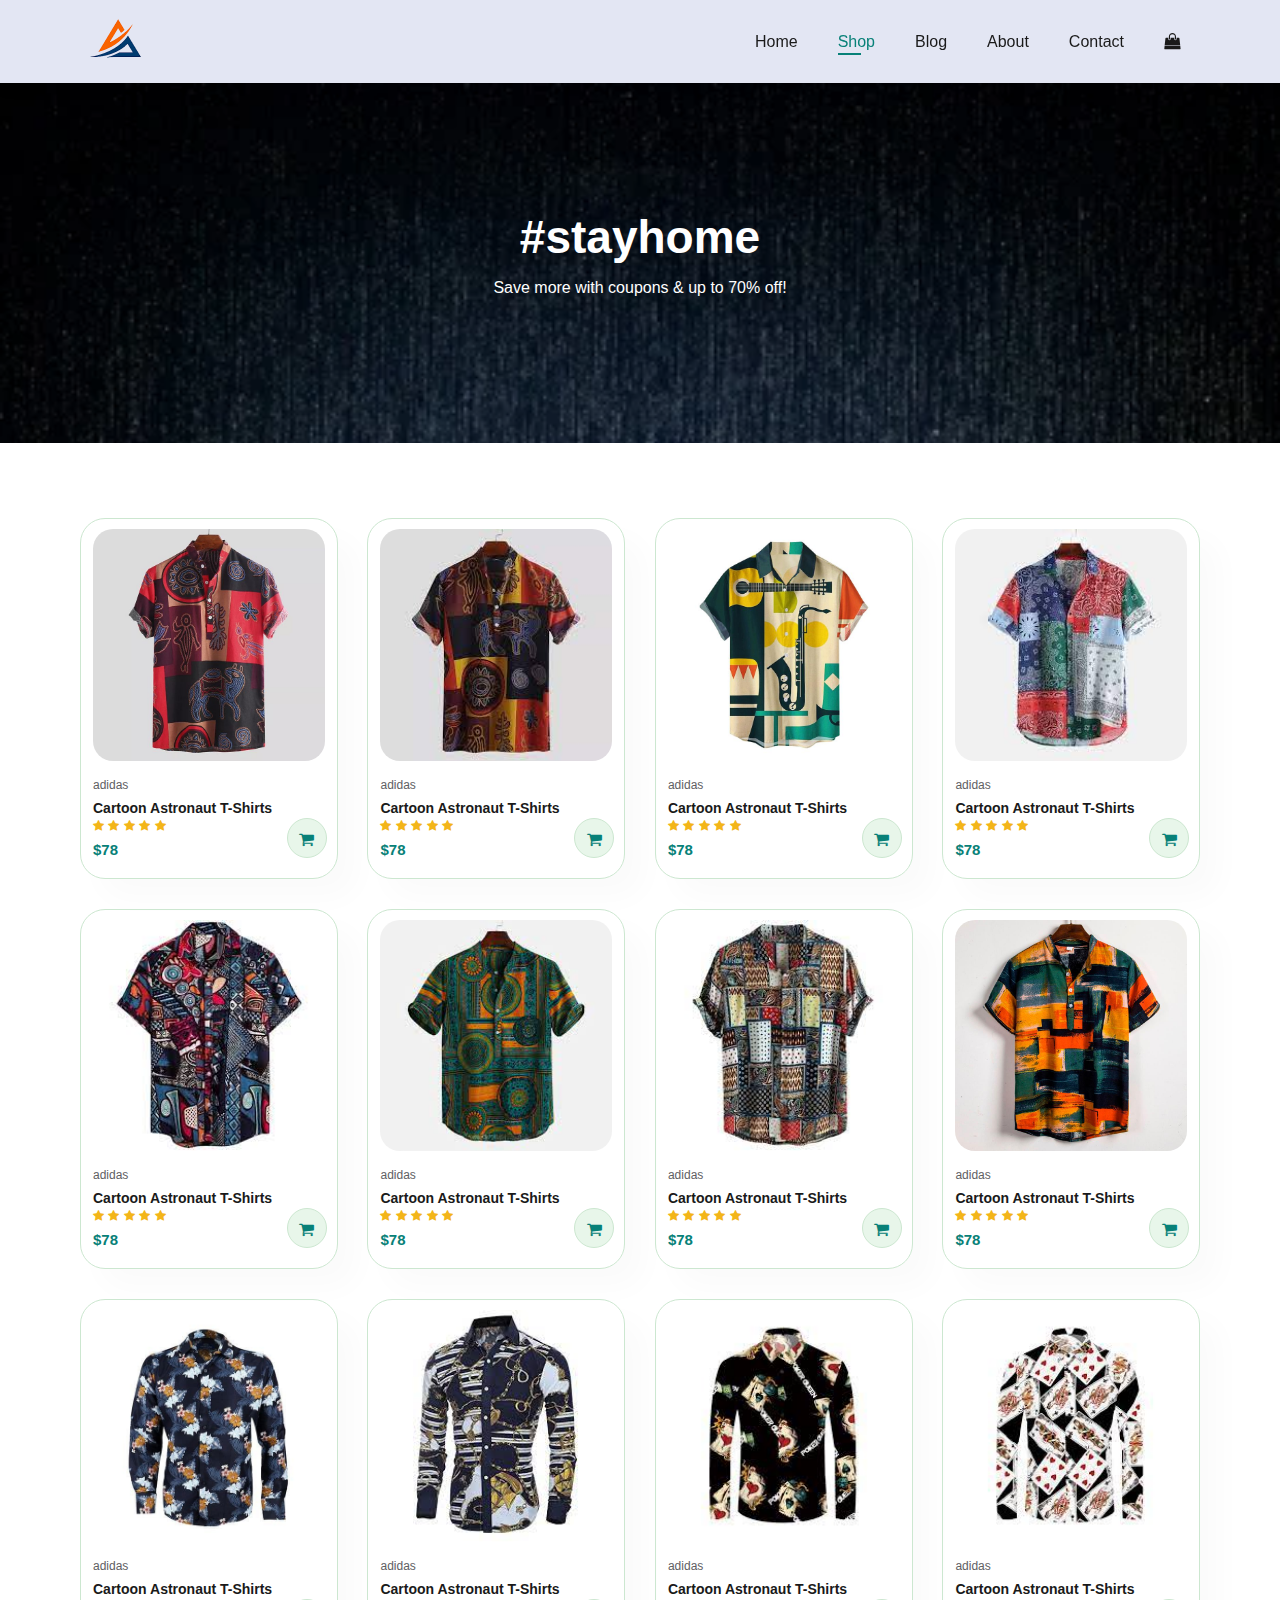
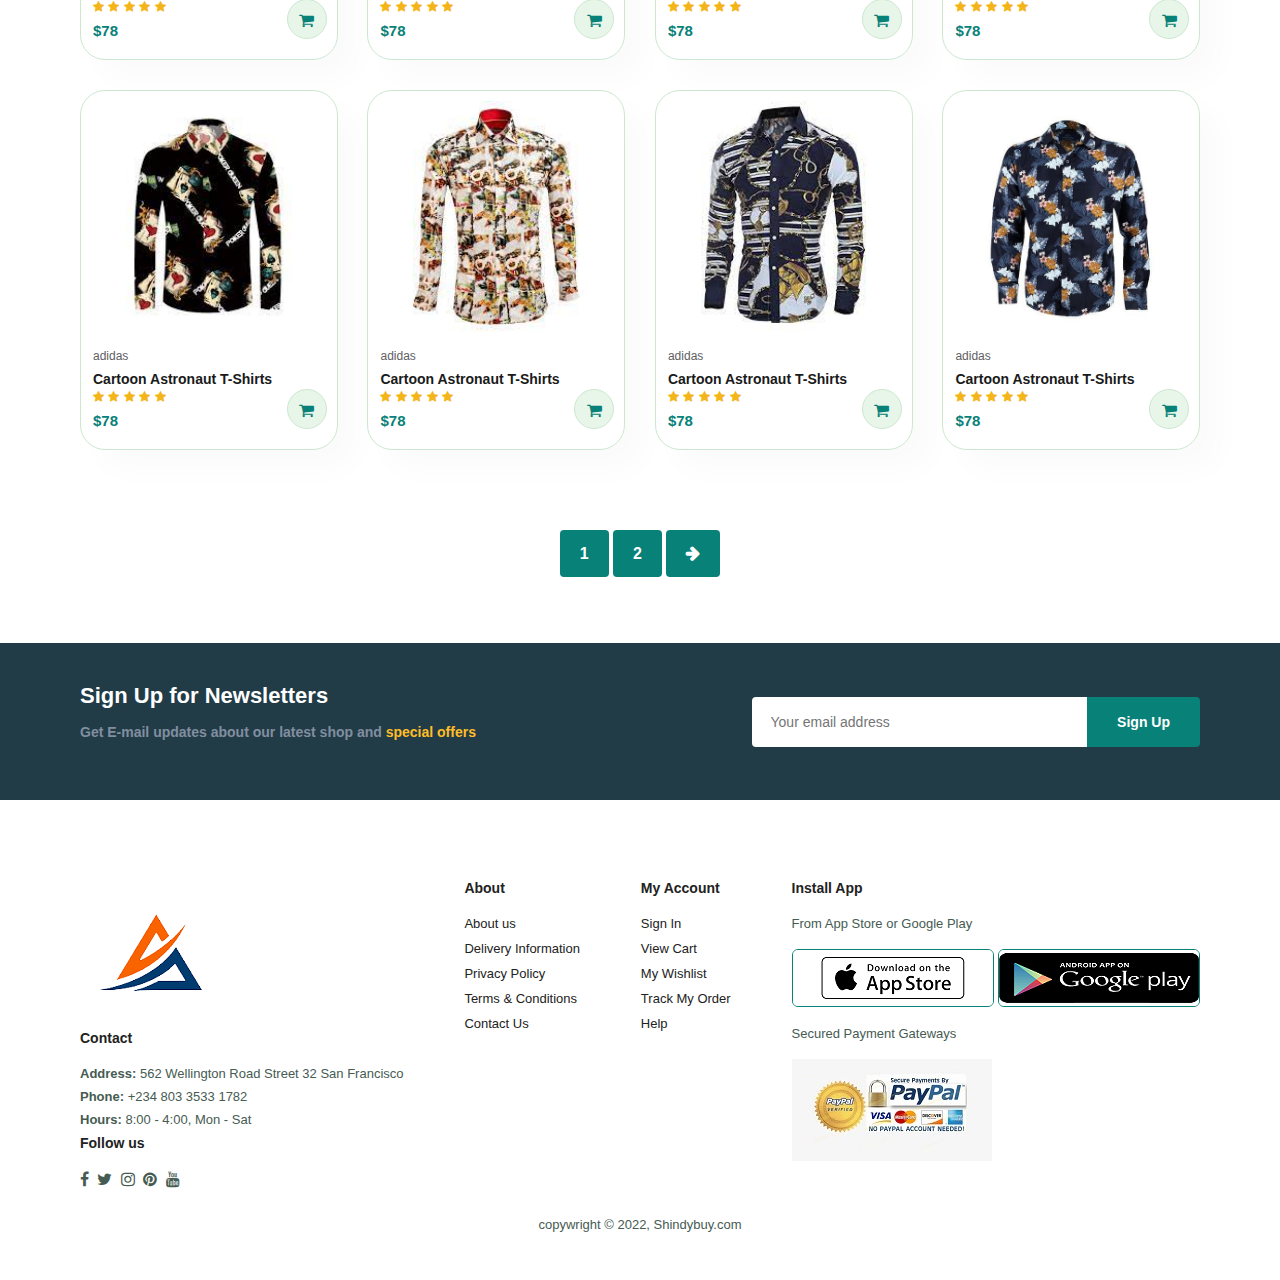
<file: shop.html>
<!DOCTYPE html>
<html lang="en">
<head>
    <meta charset="UTF-8">
    <meta http-equiv="X-UA-Compatible" content="IE=edge">
    <meta name="viewport" content="width=device-width, initial-scale=1.0">
    <title>Shindybuy</title>
    <link rel="stylesheet" href="https://cdnjs.cloudflare.com/ajax/libs/font-awesome/4.7.0/css/font-awesome.min.css">
    <link rel="stylesheet" href="style.css">
</head>
<body>
    
    <section id="header">
        <a href="#"><img src="./images/logo2.png" class="logo" alt=""></a>

        <div>
            <ul id="navbar">
                <li><a  href="index.html">Home</a></li>
                <li><a class="active" href="shop.html">Shop</a></li>
                <li><a href="blog.html">Blog</a></li>
                <li><a href="about.html">About</a></li>
                <li><a href="contact.html">Contact</a></li>
                <li id="lg-bag"><a href="cart.html"><i class="fa-light fa fa-shopping-bag"></i></a></li>
                <a href="#" id="close"><i class="fa fa-times"></i></a>
            </ul>
        </div>
        <div id="mobile">
            <a href="cart.html"><i class="fa-light fa fa-shopping-bag"></i></a>
            <i id="bar" class="fa fa-outdent"></i>
        </div>
    </section>

    <section id="page-header">
       
        <h2>#stayhome</h2>
        <p>Save more with coupons & up to 70% off!</p>
    </section> 

   
   <section id="product1" class="section-p1">
        <div class="pro-container">
            <div class="pro" onclick="window.location.href='sproduct.html';77">
                <img src="./images/product/1.jpg" alt="">
                <div class="des">
                    <span>adidas</span>
                    <h5>Cartoon Astronaut T-Shirts</h5>
                    <div class="star">
                        <i class="fa fa-star"></i>
                        <i class="fa fa-star"></i>
                        <i class="fa fa-star"></i>
                        <i class="fa fa-star"></i>
                        <i class="fa fa-star"></i>
                    </div>
                    <h4>$78</h4>
                </div>
                <a href="#"><i class="fa fa-shopping-cart cart"></i></a>
            </div>
            <div class="pro">
                <img src="./images/product/3.jpg" alt="">
                <div class="des">
                    <span>adidas</span>
                    <h5>Cartoon Astronaut T-Shirts</h5>
                    <div class="star">
                        <i class="fa fa-star"></i>
                        <i class="fa fa-star"></i>
                        <i class="fa fa-star"></i>
                        <i class="fa fa-star"></i>
                        <i class="fa fa-star"></i>
                    </div>
                    <h4>$78</h4>
                </div>
                <a href="#"><i class="fa fa-shopping-cart cart"></i></a>
            </div>
            <div class="pro">
                <img src="./images/product/4.jpg" alt="">
                <div class="des">
                    <span>adidas</span>
                    <h5>Cartoon Astronaut T-Shirts</h5>
                    <div class="star">
                        <i class="fa fa-star"></i>
                        <i class="fa fa-star"></i>
                        <i class="fa fa-star"></i>
                        <i class="fa fa-star"></i>
                        <i class="fa fa-star"></i>
                    </div>
                    <h4>$78</h4>
                </div>
                <a href="#"><i class="fa fa-shopping-cart cart"></i></a>
            </div>
            <div class="pro">
                <img src="./images/product/5.jpg" alt="">
                <div class="des">
                    <span>adidas</span>
                    <h5>Cartoon Astronaut T-Shirts</h5>
                    <div class="star">
                        <i class="fa fa-star"></i>
                        <i class="fa fa-star"></i>
                        <i class="fa fa-star"></i>
                        <i class="fa fa-star"></i>
                        <i class="fa fa-star"></i>
                    </div>
                    <h4>$78</h4>
                </div>
                <a href="#"><i class="fa fa-shopping-cart cart"></i></a>
            </div>
            <div class="pro">
                <img src="./images/product/6.jpg" alt="">
                <div class="des">
                    <span>adidas</span>
                    <h5>Cartoon Astronaut T-Shirts</h5>
                    <div class="star">
                        <i class="fa fa-star"></i>
                        <i class="fa fa-star"></i>
                        <i class="fa fa-star"></i>
                        <i class="fa fa-star"></i>
                        <i class="fa fa-star"></i>
                    </div>
                    <h4>$78</h4>
                </div>
                <a href="#"><i class="fa fa-shopping-cart cart"></i></a>
            </div>
            <div class="pro">
                <img src="./images/product/7.jpg" alt="">
                <div class="des">
                    <span>adidas</span>
                    <h5>Cartoon Astronaut T-Shirts</h5>
                    <div class="star">
                        <i class="fa fa-star"></i>
                        <i class="fa fa-star"></i>
                        <i class="fa fa-star"></i>
                        <i class="fa fa-star"></i>
                        <i class="fa fa-star"></i>
                    </div>
                    <h4>$78</h4>
                </div>
                <a href="#"><i class="fa fa-shopping-cart cart"></i></a>
            </div>
            <div class="pro">
                <img src="./images/product/8.jpg" alt="">
                <div class="des">
                    <span>adidas</span>
                    <h5>Cartoon Astronaut T-Shirts</h5>
                    <div class="star">
                        <i class="fa fa-star"></i>
                        <i class="fa fa-star"></i>
                        <i class="fa fa-star"></i>
                        <i class="fa fa-star"></i>
                        <i class="fa fa-star"></i>
                    </div>
                    <h4>$78</h4>
                </div>
                <a href="#"><i class="fa fa-shopping-cart cart"></i></a>
            </div>
            <div class="pro">
                <img src="./images/product/9.jpg" alt="">
                <div class="des">
                    <span>adidas</span>
                    <h5>Cartoon Astronaut T-Shirts</h5>
                    <div class="star">
                        <i class="fa fa-star"></i>
                        <i class="fa fa-star"></i>
                        <i class="fa fa-star"></i>
                        <i class="fa fa-star"></i>
                        <i class="fa fa-star"></i>
                    </div>
                    <h4>$78</h4>
                </div>
                <a href="#"><i class="fa fa-shopping-cart cart"></i></a>
            </div>

        <div class="pro">
            <img src="./images/product/n1.jpg" alt="">
            <div class="des">
                <span>adidas</span>
                <h5>Cartoon Astronaut T-Shirts</h5>
                <div class="star">
                    <i class="fa fa-star"></i>
                    <i class="fa fa-star"></i>
                    <i class="fa fa-star"></i>
                    <i class="fa fa-star"></i>
                    <i class="fa fa-star"></i>
                </div>
                <h4>$78</h4>
            </div>
            <a href="#"><i class="fa fa-shopping-cart cart"></i></a>
        </div>
        <div class="pro">
            <img src="./images/product/n10.jpeg" alt="">
            <div class="des">
                <span>adidas</span>
                <h5>Cartoon Astronaut T-Shirts</h5>
                <div class="star">
                    <i class="fa fa-star"></i>
                    <i class="fa fa-star"></i>
                    <i class="fa fa-star"></i>
                    <i class="fa fa-star"></i>
                    <i class="fa fa-star"></i>
                </div>
                <h4>$78</h4>
            </div>
            <a href="#"><i class="fa fa-shopping-cart cart"></i></a>
        </div>
        <div class="pro">
            <img src="./images/product/n6.jpeg" alt="">
            <div class="des">
                <span>adidas</span>
                <h5>Cartoon Astronaut T-Shirts</h5>
                <div class="star">
                    <i class="fa fa-star"></i>
                    <i class="fa fa-star"></i>
                    <i class="fa fa-star"></i>
                    <i class="fa fa-star"></i>
                    <i class="fa fa-star"></i>
                </div>
                <h4>$78</h4>
            </div>
            <a href="#"><i class="fa fa-shopping-cart cart"></i></a>
        </div>
        <div class="pro">
            <img src="./images/product/n7.jpeg" alt="">
            <div class="des">
                <span>adidas</span>
                <h5>Cartoon Astronaut T-Shirts</h5>
                <div class="star">
                    <i class="fa fa-star"></i>
                    <i class="fa fa-star"></i>
                    <i class="fa fa-star"></i>
                    <i class="fa fa-star"></i>
                    <i class="fa fa-star"></i>
                </div>
                <h4>$78</h4>
            </div>
            <a href="#"><i class="fa fa-shopping-cart cart"></i></a>
        </div>
        <div class="pro">
            <img src="./images/product/n6.jpeg" alt="">
            <div class="des">
                <span>adidas</span>
                <h5>Cartoon Astronaut T-Shirts</h5>
                <div class="star">
                    <i class="fa fa-star"></i>
                    <i class="fa fa-star"></i>
                    <i class="fa fa-star"></i>
                    <i class="fa fa-star"></i>
                    <i class="fa fa-star"></i>
                </div>
                <h4>$78</h4>
            </div>
            <a href="#"><i class="fa fa-shopping-cart cart"></i></a>
        </div>
        <div class="pro">
            <img src="./images/product/n11.jpeg" alt="">
            <div class="des">
                <span>adidas</span>
                <h5>Cartoon Astronaut T-Shirts</h5>
                <div class="star">
                    <i class="fa fa-star"></i>
                    <i class="fa fa-star"></i>
                    <i class="fa fa-star"></i>
                    <i class="fa fa-star"></i>
                    <i class="fa fa-star"></i>
                </div>
                <h4>$78</h4>
            </div>
            <a href="#"><i class="fa fa-shopping-cart cart"></i></a>
        </div>
        <div class="pro">
            <img src="./images/product/n10.jpeg" alt="">
            <div class="des">
                <span>adidas</span>
                <h5>Cartoon Astronaut T-Shirts</h5>
                <div class="star">
                    <i class="fa fa-star"></i>
                    <i class="fa fa-star"></i>
                    <i class="fa fa-star"></i>
                    <i class="fa fa-star"></i>
                    <i class="fa fa-star"></i>
                </div>
                <h4>$78</h4>
            </div>
            <a href="#"><i class="fa fa-shopping-cart cart"></i></a>
        </div>
        <div class="pro">
            <img src="./images/product/n1.jpg" alt="">
            <div class="des">
                <span>adidas</span>
                <h5>Cartoon Astronaut T-Shirts</h5>
                <div class="star">
                    <i class="fa fa-star"></i>
                    <i class="fa fa-star"></i>
                    <i class="fa fa-star"></i>
                    <i class="fa fa-star"></i>
                    <i class="fa fa-star"></i>
                </div>
                <h4>$78</h4>
            </div>
            <a href="#"><i class="fa fa-shopping-cart cart"></i></a>
        </div>
    </div>
    </section>

    <section id="pagination" class="section-p1">
        <a href="#">1</a>
        <a href="#">2</a>
        <a href="#"><i class="fa fa-arrow-right"></i></i></a>
    </section>

    <section id="newsletter" class="section-p1 section-m1" >
        <div class="newstext">
            <h4>Sign Up for Newsletters</h4>
            <p>Get E-mail updates about our latest shop and <span>special offers</span></p>
        </div>
        <div class="form">
            <input type="text" placeholder="Your email address">
            <button class="normal">Sign Up</button>
        </div>
    </section>

    <footer class="section-p1">
        <div class="col">
            <img src="./images/logo2.png" alt="">
            <h4>Contact</h4>
            <p><strong>Address:</strong> 562 Wellington Road Street 32 San Francisco</p>
            <p><strong>Phone:</strong> +234 803 3533 1782</p>
            <p><strong>Hours:</strong> 8:00 - 4:00, Mon - Sat</p>

            <div class="follow">
                <h4>Follow us</h4>
                <div class="icon">
                    <i class="fa fa-facebook"></i>
                    <i class="fa fa-twitter"></i>
                    <i class="fa fa-instagram"></i>
                    <i class="fa fa-pinterest"></i>
                    <i class="fa fa-youtube"></i>
                </div>
            </div>
        </div>

        <div class="col">
            <h4>About</h4>
            <a href="#">About us</a>
            <a href="#">Delivery Information</a>
            <a href="#">Privacy Policy</a>
            <a href="#">Terms & Conditions</a>
            <a href="#">Contact Us</a>
        </div>

        <div class="col">
            <h4>My Account</h4>
            <a href="#">Sign In</a>
            <a href="#">View Cart</a>
            <a href="#">My Wishlist</a>
            <a href="#">Track My Order</a>
            <a href="#">Help</a>
        </div>

        <div class="col install">
            <h4>Install App </h4>
            <p>From App Store or Google Play</p>
            <div class="row">
                <img src="./images/apps-716303-removebg-preview.png" alt="">
                <img src="./images/Google-Play-Store.png" alt="">
            </div>
            <p>Secured Payment Gateways</p>
            <img src="./images/payment gateways.png" alt="">
        </div>
 
        <div class="copyright">
            <p><p>copywright &copy; 2022, Shindybuy.com</p></p>
        </div>

    </footer>


    <script src="script.js"></script>
</body>
</html>
</file>
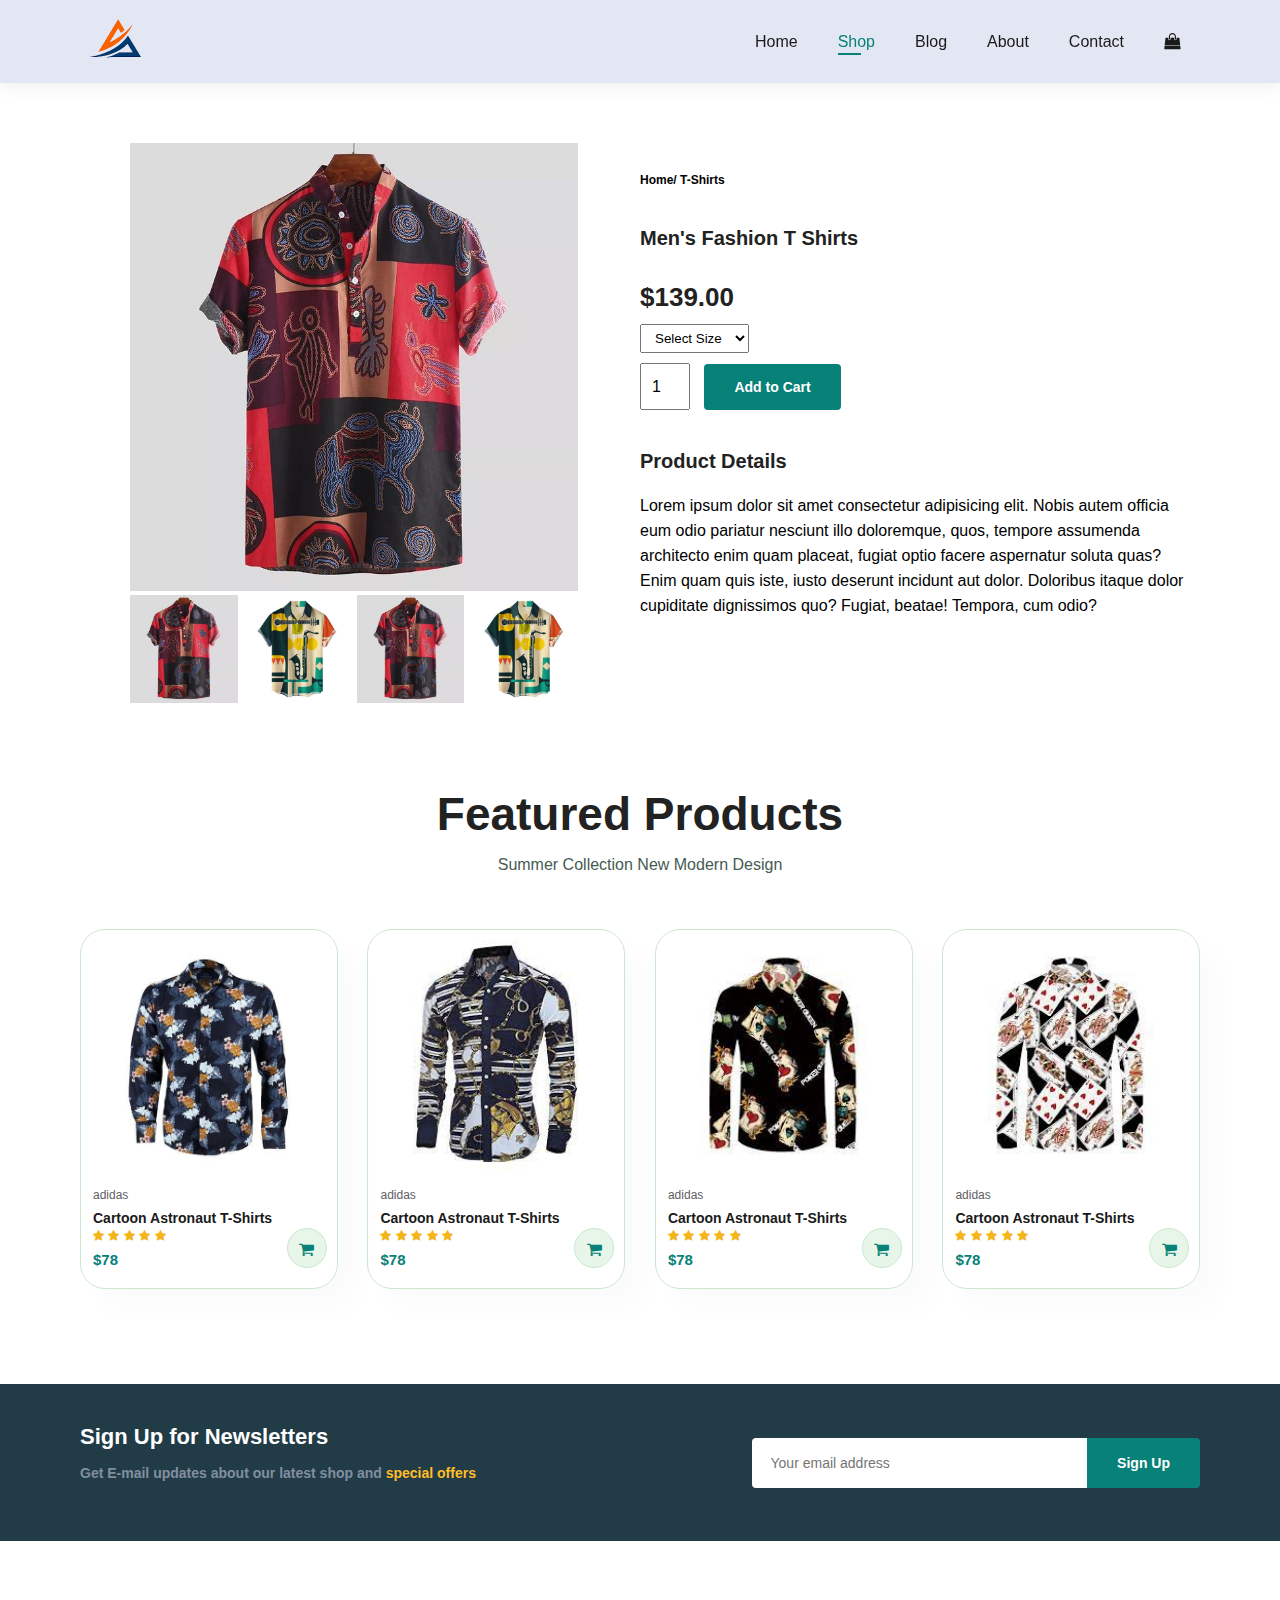
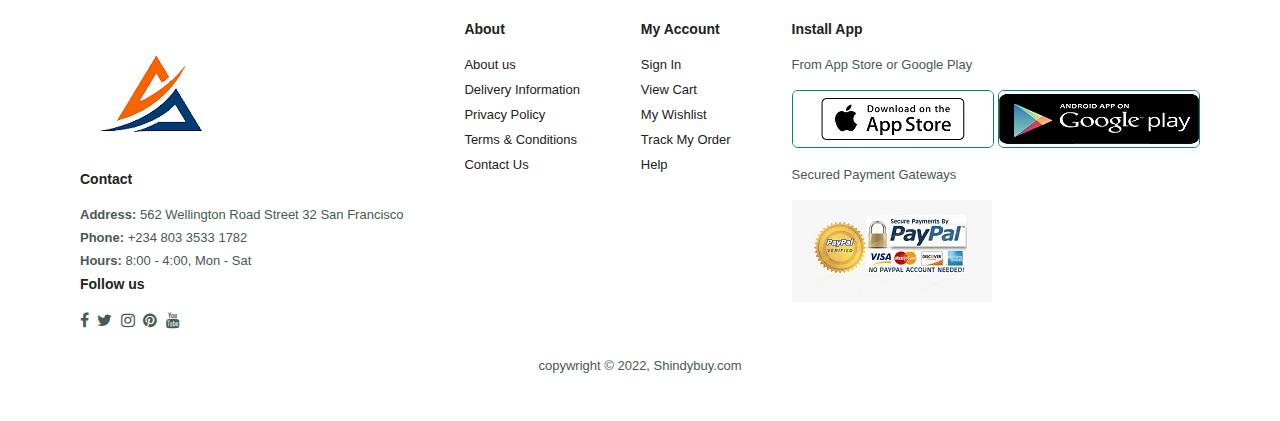
<file: sproduct.html>
<!DOCTYPE html>
<html lang="en">
<head>
    <meta charset="UTF-8">
    <meta http-equiv="X-UA-Compatible" content="IE=edge">
    <meta name="viewport" content="width=device-width, initial-scale=1.0">
    <title>Shindybuy</title>
    <link rel="stylesheet" href="https://cdnjs.cloudflare.com/ajax/libs/font-awesome/4.7.0/css/font-awesome.min.css">
    <link rel="stylesheet" href="style.css">
</head>
<body>
    
    <section id="header">
        <a href="#"><img src="./images/logo2.png" class="logo" alt=""></a>

        <div>
            <ul id="navbar">
                <li><a  href="index.html">Home</a></li>
                <li><a class="active" href="shop.html">Shop</a></li>
                <li><a href="blog.html">Blog</a></li>
                <li><a href="about.html">About</a></li>
                <li><a href="contact.html">Contact</a></li>
                <li id="lg-bag"><a href="cart.html"><i class="fa-light fa fa-shopping-bag"></i></a></li>
                <a href="#" id="close"><i class="fa fa-times"></i></a>
            </ul>
        </div>
        <div id="mobile">
            <a href="cart.html"><i class="fa-light fa fa-shopping-bag"></i></a>
            <i id="bar" class="fa fa-outdent"></i>
        </div>
    </section>

    <section id="prodetails" class="section-p1">
        <div class="single-pro-image">
            <img src="./images/product/1.jpg" width="100%" id="MainImg" alt="">

            <div class="small-img-group">
                <div class="small-img-col">
                    <img src="./images/product/1.jpg" width="100%" class="small-img" alt="">
                </div>
                <div class="small-img-col">
                    <img src="./images/product/4.jpg" width="100%" class="small-img" alt="">
                </div>
                <div class="small-img-col">
                    <img src="./images/product/1.jpg" width="100%" class="small-img" alt="">
                </div>
                <div class="small-img-col">
                    <img src="./images/product/4.jpg" width="100%" class="small-img" alt="">
                </div>
            </div>
        </div>
        <div class="single-pro-details">
            <h6>Home/ T-Shirts</h6>
            <h4>Men's Fashion T Shirts</h4>
            <h2>$139.00</h2>
            <select>
                <option>Select Size</option>
                <option>XL</option>
                <option>XXL</option>
                <option>Small</option>
                <option>Large</option>
            </select>
            <input type="number" value="1">
            <button class="normal">Add to Cart</button>
            <h4>Product Details</h4>
            <span>Lorem ipsum dolor sit amet consectetur adipisicing elit. 
                Nobis autem officia eum odio pariatur nesciunt illo doloremque, 
                quos, tempore assumenda architecto enim quam placeat, fugiat 
                optio facere aspernatur soluta quas? Enim quam quis iste, iusto
                deserunt incidunt aut dolor. Doloribus itaque dolor cupiditate
                dignissimos quo? Fugiat, beatae! Tempora, cum odio?</span>
        </div>
    </section>

    <section id="product1" class="section-p1">
        <h2>Featured Products</h2>
        <p>Summer Collection New Modern Design</p>
        <div class="pro-container">
            <div class="pro">
                <img src="./images/product/n1.jpg" alt="">
                <div class="des">
                    <span>adidas</span>
                    <h5>Cartoon Astronaut T-Shirts</h5>
                    <div class="star">
                        <i class="fa fa-star"></i>
                        <i class="fa fa-star"></i>
                        <i class="fa fa-star"></i>
                        <i class="fa fa-star"></i>
                        <i class="fa fa-star"></i>
                    </div>
                    <h4>$78</h4>
                </div>
                <a href="#"><i class="fa fa-shopping-cart cart"></i></a>
            </div>
            <div class="pro">
                <img src="./images/product/n10.jpeg" alt="">
                <div class="des">
                    <span>adidas</span>
                    <h5>Cartoon Astronaut T-Shirts</h5>
                    <div class="star">
                        <i class="fa fa-star"></i>
                        <i class="fa fa-star"></i>
                        <i class="fa fa-star"></i>
                        <i class="fa fa-star"></i>
                        <i class="fa fa-star"></i>
                    </div>
                    <h4>$78</h4>
                </div>
                <a href="#"><i class="fa fa-shopping-cart cart"></i></a>
            </div>
            <div class="pro">
                <img src="./images/product/n6.jpeg" alt="">
                <div class="des">
                    <span>adidas</span>
                    <h5>Cartoon Astronaut T-Shirts</h5>
                    <div class="star">
                        <i class="fa fa-star"></i>
                        <i class="fa fa-star"></i>
                        <i class="fa fa-star"></i>
                        <i class="fa fa-star"></i>
                        <i class="fa fa-star"></i>
                    </div>
                    <h4>$78</h4>
                </div>
                <a href="#"><i class="fa fa-shopping-cart cart"></i></a>
            </div>
            <div class="pro">
                <img src="./images/product/n7.jpeg" alt="">
                <div class="des">
                    <span>adidas</span>
                    <h5>Cartoon Astronaut T-Shirts</h5>
                    <div class="star">
                        <i class="fa fa-star"></i>
                        <i class="fa fa-star"></i>
                        <i class="fa fa-star"></i>
                        <i class="fa fa-star"></i>
                        <i class="fa fa-star"></i>
                    </div>
                    <h4>$78</h4>
                </div>
                <a href="#"><i class="fa fa-shopping-cart cart"></i></a>
            </div>
        </div>
        </section>

    <section id="newsletter" class="section-p1 section-m1" >
        <div class="newstext">
            <h4>Sign Up for Newsletters</h4>
            <p>Get E-mail updates about our latest shop and <span>special offers</span></p>
        </div>
        <div class="form">
            <input type="text" placeholder="Your email address">
            <button class="normal">Sign Up</button>
        </div>
    </section>

    <footer class="section-p1">
        <div class="col">
            <img src="./images/logo2.png" alt="">
            <h4>Contact</h4>
            <p><strong>Address:</strong> 562 Wellington Road Street 32 San Francisco</p>
            <p><strong>Phone:</strong> +234 803 3533 1782</p>
            <p><strong>Hours:</strong> 8:00 - 4:00, Mon - Sat</p>

            <div class="follow">
                <h4>Follow us</h4>
                <div class="icon">
                    <i class="fa fa-facebook"></i>
                    <i class="fa fa-twitter"></i>
                    <i class="fa fa-instagram"></i>
                    <i class="fa fa-pinterest"></i>
                    <i class="fa fa-youtube"></i>
                </div>
            </div>
        </div>

        <div class="col">
            <h4>About</h4>
            <a href="#">About us</a>
            <a href="#">Delivery Information</a>
            <a href="#">Privacy Policy</a>
            <a href="#">Terms & Conditions</a>
            <a href="#">Contact Us</a>
        </div>

        <div class="col">
            <h4>My Account</h4>
            <a href="#">Sign In</a>
            <a href="#">View Cart</a>
            <a href="#">My Wishlist</a>
            <a href="#">Track My Order</a>
            <a href="#">Help</a>
        </div>

        <div class="col install">
            <h4>Install App </h4>
            <p>From App Store or Google Play</p>
            <div class="row">
                <img src="./images/apps-716303-removebg-preview.png" alt="">
                <img src="./images/Google-Play-Store.png" alt="">
            </div>
            <p>Secured Payment Gateways</p>
            <img src="./images/payment gateways.png" alt="">
        </div>
 
        <div class="copyright">
            <p><p>copywright &copy; 2022, Shindybuy.com</p></p>
        </div>

    </footer>

    <script>
        var MainImg = document.getElementById('MainImg');
        var smallimg = document.getElementsByClassName('small-img');

        smallimg[0].onclick = function() {
            MainImg.src = smallimg[0].src;
        }

        smallimg[1].onclick = function() {
            MainImg.src = smallimg[1].src;
        }

        smallimg[2].onclick = function() {
            MainImg.src = smallimg[2].src;
        }

        smallimg[3].onclick = function() {
            MainImg.src = smallimg[3].src;
        }
        
    </script>


    <script src="script.js"></script>
</body>
</html>
</file>
<file: style.css>
@import url('https://fonts.googleapis.com/css2?family=Poppins:ital,wght@0,100;0,200;0,300;0,400;0,500;0,600;0,700;0,800;0,900;1,100;1,200;1,300;1,400;1,500;1,600;1,700;1,800;1,900&display=swap');

*{
    margin: 0;
    padding: 0;
    box-sizing: border-box;
    font-family: 'spartan', sans-serif;
}

body{
    width: 100%;
  
}

h1{
    font-size: 50px;
    line-height: 64px;
    color: #222;
}

h2{
    font-size: 46px;
    line-height: 54px;
    color: #222;
}


h4{
    font-size: 20px;
    color: #222;
}

h6{
    font-weight: 700;
    font-size: 12px;
}

p{
    font-size: 16px;
    color: #465b52;
    margin: 15px 0 20px 0;
    
}

.section-p1{
    padding: 40px 80px;
}

.section-m1{
    margin: 40px 0;
}

button.normal{
    font-size: 14px;
    font-weight: 600;
    padding: 15px 30px;
    color: #000;
    background-color: #fff;
    border-radius: 4px;
    cursor: pointer;
    border: none;
    outline: none;
    transition: 0.2s;
}


button.white{
    font-size: 13px;
    font-weight: 600;
    padding: 11px 18px;
    color: #fff;
    background-color: transparent;
    cursor: pointer;
    border: 1px solid #fff;
    outline: none;
    transition: 0.2s;
}


#header{
    display: flex;
    align-items: center;
    justify-content: space-between;
    padding: 2px 80px;
    background: #e3e6f3;
    box-shadow: 0 5px 15px rgba(0,0,0,0.06);
    z-index: 999;
    position: sticky;
    top: 0;
    left: 0;
    
}

#header img{
    width: 50% !important;
}



#navbar{
    display: flex;
    align-items: center;
    justify-content: center;
}

#navbar li{
    list-style: none;
    padding: 0 20px;
    position: relative; /*This will activate the little dash under the home*/
}

#navbar li a{
    text-decoration: none;
    font-size: 16px;
    font-weight: 200;
    color: #1a1a1a;
    transition: 0.3s ease ;

}

#navbar li a:hover,
#navbar li a.active {
    color: #088178;
}

#navbar li a.active::after,
#navbar li a:hover::after {
    content: "";
    width: 30%;
    height: 2px;
    background: #088178;
    position: absolute;
    bottom: -4px;
    left: 20px;

}


#mobile{
    display: none;
    align-items: center;
}

#close{
    display: none;
}

/* Home Page */

#hero{
    background-image: url("./images/hero-section.png");
    background-repeat: no-repeat;
    height: 90vh;
    width: 100%;
    background-color: #e3e6f3;
    background-size:contain;
    background-position: top 25% right 0;
    padding: 0 80px;
    display: flex;
    flex-direction: column;
    align-items: flex-start;
    justify-content: center;
    
}

#hero h4{
    padding-bottom: 15px;
}

#hero h1{
    color: #088178;
}
#hero button{
    background-image: url(./images/button\ logo2.png);
    background-size: cover;
    background-repeat: no-repeat;
    background-position:center;
    background-color: transparent;
    color: #088178;
    border: 0;
    padding: 14px 60px 14px 65px;
    cursor: pointer;
    font-weight: 700;
    font-size: 15px;
}


#feature{
    display: flex;
    align-items: center;
    justify-content: space-between;
    flex-wrap: wrap;
}



#feature .fe-box{
    width: 180px;
    text-align: center;
    padding: 25px 15px;
    box-shadow: 20px 20px 34px rgba(0,0,0,0.03);
    border: 1px solid #cce7d0;
    border-radius: 4px;
    margin: 15px 0;
    align-self:normal ; /* was used to give an equal box size*/
}

#feature .fe-box:hover{
    box-shadow: 10px 10px 54px rgba(70,62,221,0.1);
    
}

#feature .fe-box img{
    width: 100%;
    margin-bottom: 10px;
}

#feature .fe-box h6{
    display: inline-block;
    padding: 9px 8px 6px 8px;
    line-height: 1;
    border-radius: 4px;
    color: #088178;
    background-color: #fddde4;
    cursor:pointer;
    margin-top:auto;
    align-self: flex-start;
}

#feature .fe-box:nth-child(2) h6{
    margin-top: auto;
    align-self: flex-start;
    background-color: #cdebbc;
}


#feature .fe-box:nth-child(3) h6{
    margin-top: auto;
    align-self: flex-start;
    background-color: #d1e8f2;
}


#feature .fe-box:nth-child(4) h6{
    margin-top: auto;
    align-self: flex-start;
    background-color: #cdd4f8;
}


#feature .fe-box:nth-child(5) h6{
    background-color: #f6dbf6;
}


#feature .fe-box:nth-child(6) h6{
    background-color: #fff2e5;
}


#product1{
    text-align: center;
}


#product1 .pro-container{
    display: flex;
    justify-content: space-between;
    padding-top: 20px;
    flex-wrap: wrap;
}


#product1 .pro{
    width: 23%;
    min-width: 250px;
    padding: 10px 12px;
    border:1px solid #cce7d0;
    border-radius: 25px;
    cursor:pointer;
    box-shadow: 20px 20px 30px rgba(0,0,0,0.02);
    margin: 15px 0;
    transition: 0.2s ease;
    position: relative;
}


#product1 .pro:hover{
    box-shadow: 20px 20px 30px rgba(0,0,0,0.06);
}

#product1 .pro img{
    width: 100%;
    border-radius: 20px;
}

#product1 .pro .des{
    text-align: start;
    padding: 10px 0;
}

#product1 .pro .des span{
    color: #606063;
    font-size: 12px;
}

#product1 .pro .des h5{
    padding-top: 7px;
    color: #1a1a1a;
    font-size: 14px;
}

#product1 .pro .des i{
    font-size: 12px;
    color: rgb(243,181,25);
}


#product1 .pro .des h4{
    padding-top: 7px;
    font-size: 15px;
    font-weight: 700;
    color: #088178;
}

#product1 .pro .cart{
    width: 40px;
    height: 40px;
    line-height: 40px;
    border-radius: 50px;
    background-color: #e8f6ea;
    font-weight: 500;
    color: #088178;
    border: 1px solid #cce7d0;
    position: absolute;
    bottom: 20px;
    right: 10px;
}

#banner{
    display: flex;
    flex-direction: column;
    justify-content: center;
    align-items: center;
    text-align: center;
    background-image: url(./images/banner/banner.jpg);
    width: 100%;
    height: 40vh;
    background-size: cover;
    background-position: center;
}

#banner h4{
    color: #fff;
    font-size: 16px;
}

#banner h2{
    color: #fff;
    font-size: 30px;
    padding: 10px 0;
}

#banner h2 span{
    color: #ef3636;
}


#banner button:hover{
    background-color: #088178;
    color: #fff;
}

#sm-banner{
    display: flex;
    justify-content: space-between;
    flex-wrap: wrap;
}

#sm-banner .banner-box{
    display: flex;
    flex-direction: column;
    justify-content: center;
    align-items: flex-start;
    background-image: url(./images/lowbanner.jpeg);
    width: 580px;
    height: 50vh;
    background-size: cover;
    background-position: center;
    padding: 30px;
}


#sm-banner .banner-box2{
    background-image: url(./images/beautiful.jpg);
    
}

#sm-banner h4{
    color: #fff;
    font-size: 20px;
    font-weight: 300;
}


#sm-banner h2{
    color: #fff;
    font-size: 28px;
    font-weight: 800;
}

#sm-banner span{
    color: #fff;
    font-size: 14px;
    font-weight: 500;
    padding-bottom: 15px;
}


#sm-banner .banner-box:hover button{
    background-color: #088178;
    border: 1px solid #088178;
    color: #fff;
}


#banner3{
    display: flex;
    justify-content: space-between;
    flex-wrap: wrap;
    padding: 0 80px;
}

#banner3 .banner-box{
    display: flex;
    flex-direction: column;
    justify-content: center;
    align-items: flex-start;
    background-image: url(./images/season1.jpeg);
    width: 30%;
    height: 30vh;
    background-size: cover;
    background-position: center;
    padding: 20px;
    margin-bottom: 20px;
}

#banner3 .banner-box2{
    background-image: url(./images/banner3.jpg);
}


#banner3 .banner-box3{
    background-image: url(./images/e.png.jpg);
}

#banner3 h2{
    color:#fff;
    font-weight: 900;
    font-size: 22px;
}


#banner3 h3{
    color:#ec544e;
    font-weight: 800;
    font-size: 15px;
}

#newsletter{
    display: flex;
    justify-content: space-between;
    flex-wrap: wrap;
    align-items: center;
   /* background-image: url(./images/newsletter.jpeg); */
    background-repeat: no-repeat;
    background-position: 20% 30%;
    background-color: #213c47;
}


#newsletter h4{
    font-size: 22px;
    font-weight: 600;
    color: #fff;
}


#newsletter p{
    font-size: 14px;
    font-weight: 600;
    color: #818ea0;
}

#newsletter p span{
    color: #ffbd27;
}


#newsletter .form{
    display: flex;
    width: 40%;
}


#newsletter input{
    height: 3.125rem;
    padding: 0 1.25em;
    font-size: 14px;
    width: 100%;
    border: 1px solid transparent;
    border-radius: 4px;
    outline: none;
    border-bottom-right-radius: 0;
    border-top-right-radius: 0;
}

#newsletter button{
    background-color: #088178;
    color: #fff;
    white-space: nowrap;
    border-bottom-left-radius: 0;
    border-top-left-radius: 0;

}


footer{
     display: flex;
     flex-wrap: wrap;
     justify-content: space-between;
}

footer .col{
    display: flex;
    flex-direction: column;
    align-items: flex-start;
    margin-bottom: 20px;
}

footer h4{
    font-size: 14px;
    padding-bottom: 20px;
}

footer p{
    font-size: 13px;
    margin: 0 0 8px 0;
}

footer a{
    font-size: 13px;
    text-decoration: none;
    color: #222;
    margin-bottom: 10px;
}


footer .follow{
    margin: top 20px;
}


footer .follow i{
    color:#465b52;
    padding-right: 4px;
    cursor:pointer;
}


footer .install .row img{
    border: 1px solid #088178;
    border-radius: 6px;
}


footer .install img{
    margin: 10px 0 15px 0;
}

footer .follow i:hover,
footer a:hover{
    color:#088178
}

footer .copyright{
    width: 100%;
    text-align: center;
}

/************************ Shop Page ****************************/

#page-header{
    justify-content: center;
    flex-direction: column;
    text-align: center;
    background-image: url(./images/page-header.jpg);
    width: 100%;
    height: 40vh;
    background-size: cover;
    display: flex;
    padding: 14px;
}

#page-header h2,
#page-header p{
    color: #fff;
}

#pagination{
    text-align: center;

}

#pagination a{
    text-decoration: none;
    background-color: #088178;
    padding: 15px 20px;
    border-radius: 4px;
    color: #fff;
    font-weight: 600;
   
}

#pagination i{
    font-size: 16px;
    font-weight: 600;
}


/************************* Single Product *************************/

#prodetails{
    display: flex;
    justify-content: space-between ;
    margin-top: 20px;
}

#prodetails .single-pro-image{
    width: 40%;
    margin-left: 50px;
}

.small-img-group{
    display: flex;
    justify-content: space-between;
}
.small-img-col{
    flex-basis: 24%;
    cursor: pointer;
}

#prodetails .single-pro-details{
    width: 50%;
    padding-top: 30px;
}

#prodetails .single-pro-details h4{
    padding: 40px 0 20px 0;
}


#prodetails .single-pro-details h2{
    font-size: 26px;
}

#prodetails .single-pro-details select{
    display: block;
    padding: 5px 10px;
    margin-bottom: 10px;
}

#prodetails .single-pro-details input{
    width: 50px;
    height: 47px;
    padding-left: 10px;
    font-size: 16px;
    margin-right: 10px;
}

#prodetails .single-pro-details button{
    background-color: #088178;
    color: #fff;
} 

#prodetails .single-pro-details span{
    line-height: 25px;
}

/************************* Blog Page *************************/

#page-header.blog-header{
    background-image: url(./images/banner/banner.jpg);
}


#blog{
    padding: 150px 150px 0 150px;
}

#blog .blog-box{
    display: flex;
    align-items: center;
    width: 100%;
    position: relative;
    padding-bottom: 90px;
}

#blog .blog-img{
    width: 50%;
    margin-right: 40px;
}

#blog img{
    width: 100%;
    height: 300px;
    object-fit: cover;
}

#blog .blog-details{
    width: 50%;
}

#blog .blog-details a{
    text-decoration: none;
    font-size: 11px;
    color: #000;
    font-weight: 700;
    position: relative;
    transition: 0.3s;
}

#blog .blog-details a::after{
    content: "";
    width: 50px;
    height: 1px;
    background-color: #000;
    position: absolute;
    top: 4px;
    right: -60px;
}

#blog .blog-details a:hover{
    color: #088178;
}

#blog .blog-details a:hover::after{
    background-color: #088178;
}

#blog .blog-box h1{ 
    position: absolute;
    top: -40px;
    left: 0;
    font-size: 70px;
    font-weight: 700;
    color:#c9cbce;
    z-index: -9;
}


/************************* About Page *************************/
 #page-header.about-header{
     background-image: url(./images/banner/banner2.jpeg);
 }

 #about-head img{
     width: 50%;
     height: auto;
 }
 #about-head{
     display: flex;
     align-items: center;
 }

 #about-head div{
     padding-left: 40px;
 }

 #about-app{
     text-align: center;
 }

 #about-app .download{
     width: 100%;
     height: auto;
     margin-top: 30px;
 }

 #about-app .download img{
     width: 100%;
     height: 100%;
     border-radius: 20px;
 }

/************************* Contact Page *************************/

#contact-details{
    display: flex;
    align-items: center;
    justify-content: space-between;
}

#contact-details .details{
    width: 40%;
}

#contact-details .details span,
#form-details form span{
    font-size: 12px;
}

#contact-details .details h2,
#form-details form h2{
    font-size: 26px;
    line-height: 35px;
    padding: 20px 0;
}

#contact-details .details h3{
    font-size: 16px;
    padding-bottom: 15px;

}

#contact-details .details li{
    list-style: none;
    display: flex;
    padding: 10px 0;
}

#contact-details .details li i{
   font-size: 14px;
   padding-right: 22px;
}

#contact-details .details li p{
    margin: 0;
    font-size: 14px;
}

#contact-details .map{
    width: 55%;
    height: 400px;
}

#contact-details .map iframe{
    width: 100%;
    height: 100%;
}

#form-details{
    display: flex;
    justify-content: space-between;
    margin: 30px;
    padding: 80px;
    border: 1px solid #e1e1e1;
}

#form-details form{
    width: 65%;
    display: flex;
    flex-direction: column;
    align-items: flex-start;
}

#form-details form input,
#form-details form textarea{
    width: 100%;
    padding: 12px 15px;
    outline: none;
    margin-bottom: 20px;
    border: 1px solid #e1e1e1;
}

#form-details form button{
    background-color: #088178;
    color: #fff;
}

#form-details .people div{
    padding-bottom: 25px;
    display: flex;
    align-items: flex-start;
}

#form-details .people div img{
    width: 65px;
    height: 65px;
    object-fit: cover;
    margin-right: 15px;
    border-radius: 40px;
}

#form-details .people div p{
    margin: 0;
    font-size: 13px;
    line-height: 25px;
}

#form-details .people div p span{
    display: block;
    font-size: 16px;
    font-weight: 600;
    color: #000;
}


/****************CART PAGE*******/

#cart{
    overflow-x: auto;
}

#cart table{
    width: 100%;
    border-collapse: collapse;
    table-layout: fixed;
    white-space: nowrap;
}

#cart table img{
    width: 70px;
}

#cart table td:nth-child(1){
    width: 100px;
    text-align: center;
}

#cart table td:nth-child(2){
    width: 150px;
    text-align: center;
}
#cart table td:nth-child(3){
    width: 250px;
    text-align: center;
}
#cart table td:nth-child(4),
#cart table td:nth-child(5),
#cart table td:nth-child(6){
    width: 150px;
    text-align: center;
}

#cart table td:nth-child(5) input{
    width: 70px;
    padding: 10px 5px 10px 15px;
}

#cart table thead{
    border: 1px solid #e2e9e1;
    border-left: none;
    border-right: none;
}

#cart table thead td{
    font-weight: 700;
    text-transform: uppercase;
    font-size: 13px;
    padding: 18px 0;
}

#cart table tbody tr td{
    padding-top: 15px;
}

#cart table tbody td{
    font-size: 13px;
}

#cart-add{
    display: flex;
    flex-wrap: wrap;
    justify-content: space-between;
}

#coupon{
    width: 50%;
    margin-bottom: 30px;
}

#coupon h3,
#subtotal h3{
    padding-bottom: 15px;
}

#coupon input{
    padding: 10px 20px;
    outline: none;
    width: 60%;
    margin-right: 10px;
    border: 1px solid #e2e9e1;
}

#coupon button,
#subtotal button{
    background-color: #088178;
    outline: none;
    color: #fff;
    padding: 12px 20px;
}

#subtotal{
    width: 50%;
    margin-bottom: 30px;
    border: 1px solid #e2e9e1;
    padding: 30px;
}

#subtotal table{
    border-collapse: collapse;
    width: 100%;
    margin-bottom: 20px ;
}

#subtotal table td{
    width: 50%;
    border: 1px solid #e2e9e1;
    padding: 10px;
    font-size: 13px;
}



/*Media Query Page*/
@media (max-width:799px) {
    .section-p1{
        padding: 40px 40px;
    }
    #navbar{
        display: flex;
        flex-direction: column;
        align-items: flex-start;
        justify-content: flex-start;
        position: fixed;
        top: 0;
        right: -300px;
        height: 100vh;
        width: 300px;
        background-color: #e3e6f3;
        box-shadow: 0 40px 60px rgba(0,0,0,0.1);
        padding: 80px 0 0 10px;
        transition: 0.3s;

    }

    #navbar.active{
        right: 0px;
    }

    #navbar li{
        margin-bottom: 25px;
    }

    
    #mobile{
        display: flex;
        align-items: center;
    }

    #mobile i{
        color: #1a1a1a;
        font-size: 24px;
        padding-left: 20px;
    }


    #close{
        display: initial;
        position: absolute;
        top: 30px;
        left: 30px;
        color: #222;
        font-size: 24px;
    }


    #lg-bag{
        display: none;
    }


    #hero {
      
        height: 70vh;
        padding: 0 80px;
        background-position: top 30% right 30%;
        
    }


    #feature {
        justify-content: center;
         
    }


    #feature .fe-box{
        margin: 15px 15px;
    }


    #product1 .pro-container {

        justify-content: center;
       
    }


    #product1 .pro {
        
        margin: 15px;
        
    }


    #banner {
       
        height: 20vh;
        
    }


    #sm-banner .banner-box {
     
        min-width: 100%;
        height: 30vh;
    
    }


    #banner3{
        padding: 0 40px;
    }

    /*Contact Page Responsiveness*/
    #form-details {
        padding: 40px; 
    }

    #form-details form {
        width: 50%;
      
    }


}

@media (max-width: 477px){
    .section-p1{
        padding: 20px;
    }
    #header{
        padding:10px 30px;
    }

    h1{
        font-size: 38px;
    }
    
    h2{
        font-size: 32px;
    }

    #hero{
        padding: 0 20px;
        background-position: 55%;
    }

    #feature{
        justify-content: space-between;
    }

    #feature .fe-box{
        width: 155px;
        margin: 0 0 15px 0;
    }

    #product1 .pro {
        width: 100%;
    }

    #banner {
        height: 40vh;
    }

    #sm-banner .banner-box{
        height: 40vh;
    }

    #sm-banner .banner-box2{
        margin-top: 20px;
    }

    #banner3{
        padding: 0 20px;
    }

    #banner3 .banner-box {  
        width: 100%;
    }

    #newsletter{
        padding: 40px 20px;
    }

    #newsletter .form {
        width: 100%;
    }

    /* Sproduct  */

    #prodetails {
        display: flex;
        flex-direction: column;
    }

    #prodetails .single-pro-image{
        width: 100%;
        margin-right: 0px;
    
    }

    #prodetails .single-pro-details {
        width: 10  0%;
        
    }


    /*Blog page RESPONSIVENESS*/

    #blog{
        padding: 100px 20px 0 20px;
    }

    #blog .blog-box{
        display: flex;
        flex-direction: column;
        align-items: flex-start;
    }

    #blog .blog-img{
        width: 100%;
        margin-right: 0px;
        margin-bottom: 30px;
    }

    
    #blog .blog-details{
        width: 100%;
    }

   /*ABOUT PAGE RESPONSIVENESS*/

   #about-head{
       flex-direction: column;
   }

   #about-head img{
       width: 100%;
       margin-bottom: 20px;
   }

   #about-head div{
       padding-left: 0px;
   }

   /********** CONTACT PAGE **********/

   #contact-details {
      flex-direction: column;

   }

   #contact-details .details{
       width: 100%;
       margin-bottom: 30px;
   }

   #contact-details .map{
       width: 100%;
   }

   #form-details { 
    margin: 10px;
    padding: 30px 10px;
    flex-wrap: wrap;
   }

   #form-details form {
    width: 100%;
    margin-bottom: 30px;
   }

   /********  Cart Page**********/
   #cart-add {
    flex-direction: column;
   }

   #coupon {
    width: 100%;
   }

   #subtotal {
    width: 100%;
    padding: 20px;
    
   }
   
}
</file>
